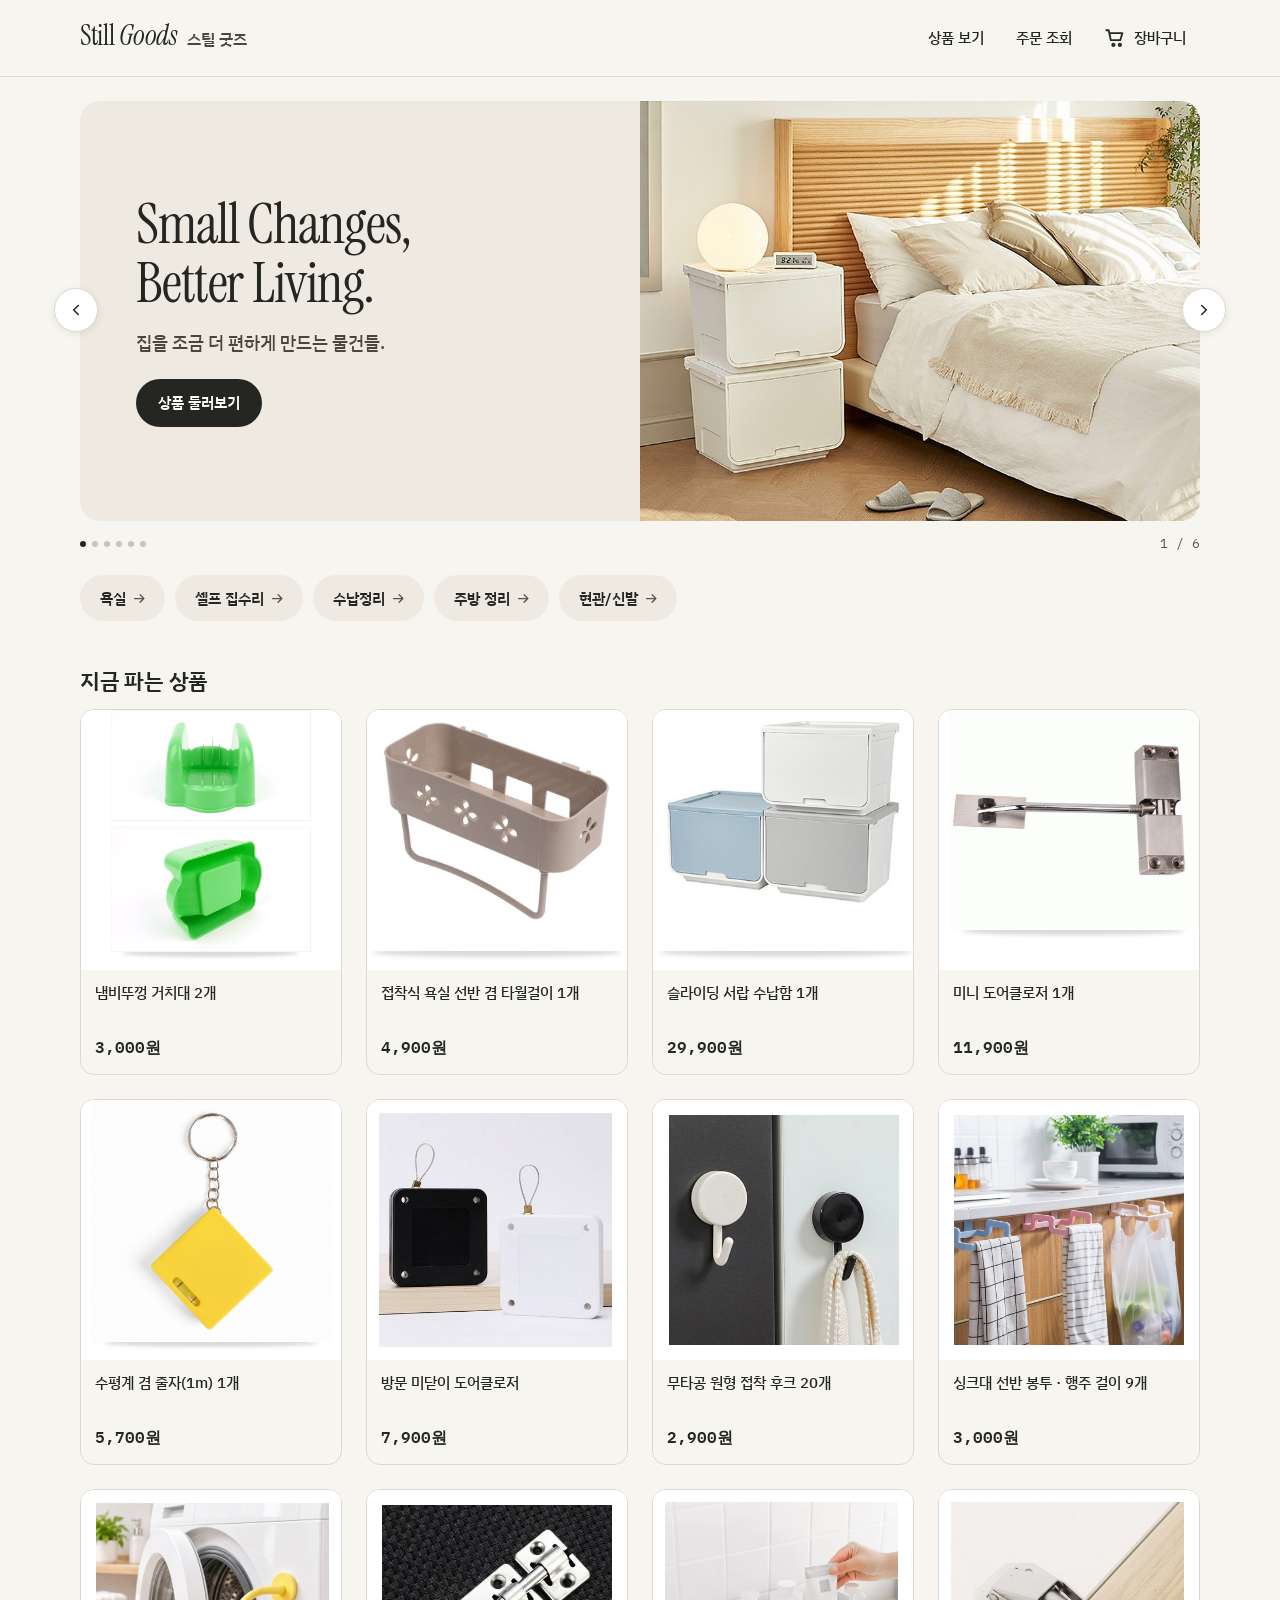
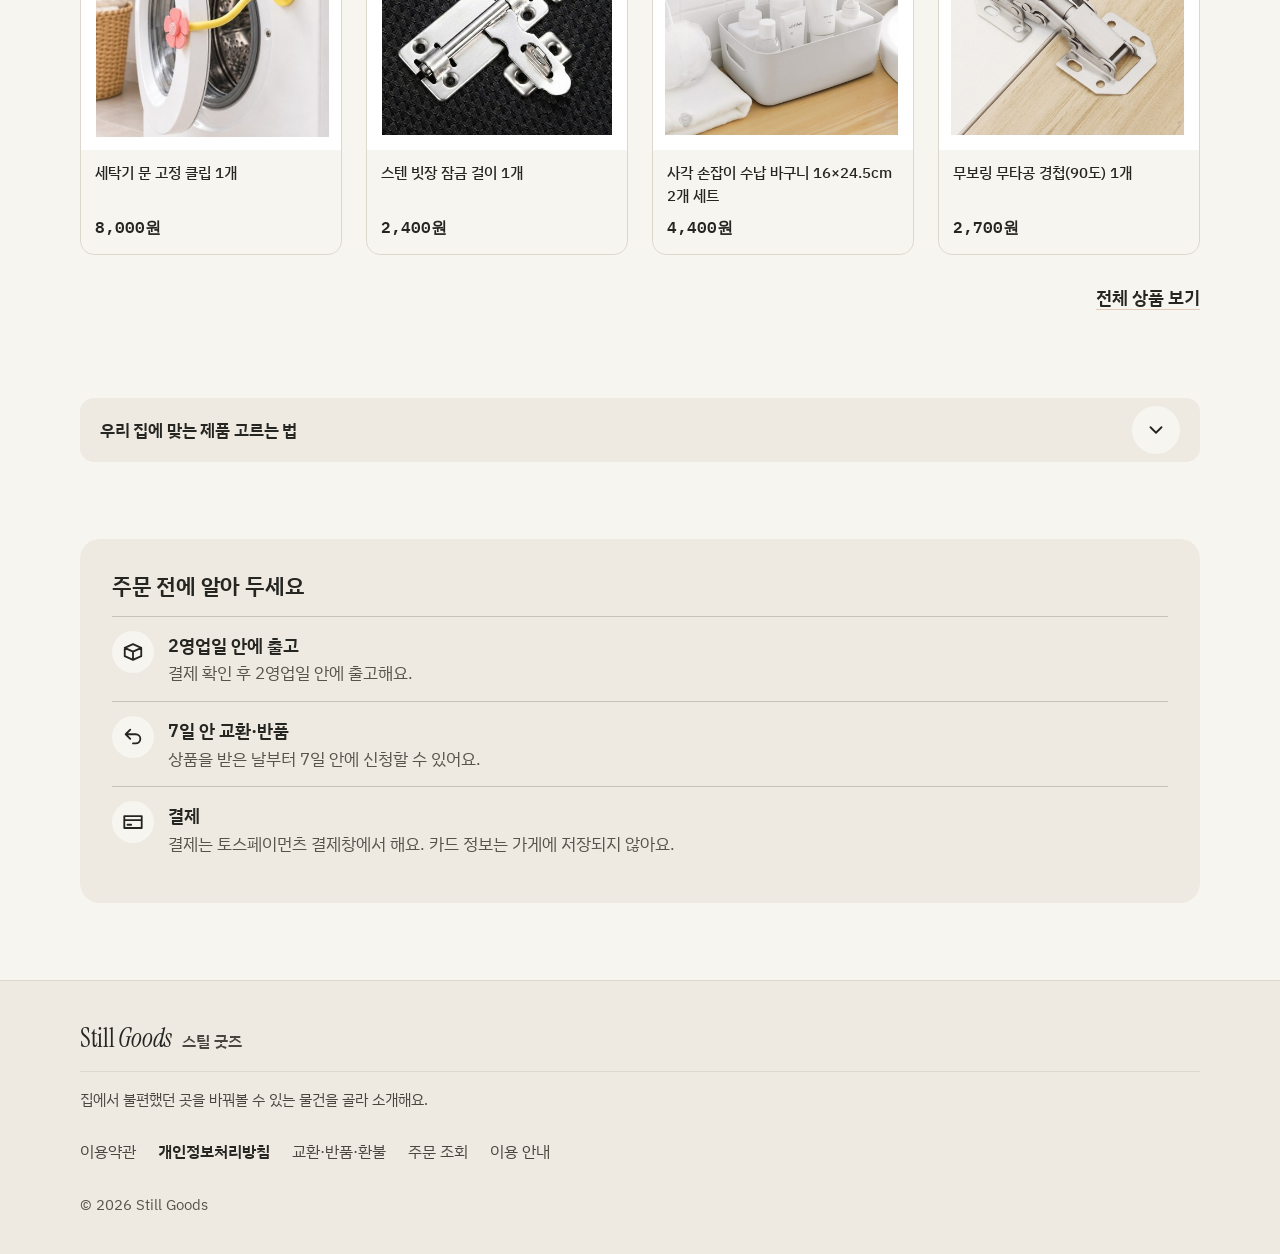
<file: index.html>
<!doctype html>
<html lang="ko">
<head>
<meta charset="utf-8">
<meta name="viewport" content="width=device-width, initial-scale=1, viewport-fit=cover">
<title>Still Goods 스틸 굿즈 — 집을 조금 더 편하게 바꾸는 물건</title>
<meta name="description" content="집에서 불편했던 곳을 바꿔볼 수 있는 물건을 골라 소개해요.">
<meta name="theme-color" content="#ffffff">
<link rel="icon" href="assets/icon.svg" type="image/svg+xml">
<!-- 홈(4판) — 첫인상(영문 · 한글 한 줄 · 상품 사진 셋) → 분야(사진 칸) → 지금 파는 상품 → 문제 → 해결 → 고르는 법(접힌 카드 · data/guides.json) → 주문 전에 알아 두세요 → 문의(config.json contact) -->
<link rel="preconnect" href="https://fonts.googleapis.com">
<link rel="preconnect" href="https://fonts.gstatic.com" crossorigin>
<link rel="stylesheet" href="https://fonts.googleapis.com/css2?family=Instrument+Serif:ital@0;1&family=IBM+Plex+Mono:wght@400;500;600&family=IBM+Plex+Sans+KR:wght@400;500;600;700&display=swap">
<link rel="stylesheet" href="assets/style.css">
<link rel="stylesheet" href="assets/shop.css">
</head>
<body data-page="home">

<header class="hd">
  <div class="wrap hd-row">
    <a class="wm" href="index.html" aria-label="Still Goods 스틸 굿즈 처음으로" data-copy-aria="brand.home_aria"><span class="wm-en">Still <i>Goods</i></span><span class="wm-ko" data-copy="brand.name_ko">스틸 굿즈</span></a>
    <nav class="nav" aria-label="가게 메뉴" data-copy-aria="nav.aria" data-shop><a class="nav-wide" href="shop.html" data-nav="shop" data-copy="nav.shop">상품 보기</a><a class="nav-wide" href="order.html" data-nav="order" data-copy="nav.order">주문 조회</a><a class="nav-cart" href="cart.html" data-nav="cart"><span data-icon="cart"></span><span class="nav-cart-t" data-copy="nav.cart">장바구니</span><span class="cnt" data-cart-count></span></a><button class="nav-menu" type="button" aria-expanded="false" aria-controls="navPanel" aria-label="메뉴" data-copy-aria="nav.menu" data-menu><span data-icon="menu"></span><span data-copy="nav.menu">메뉴</span></button></nav>
  </div>
  <div class="nav-panel" id="navPanel" data-shop hidden>
    <div class="wrap"><a href="shop.html" data-copy="nav.shop">상품 보기</a><a href="order.html" data-copy="nav.order">주문 조회</a><a href="#ask" data-contact hidden data-copy="nav.inquiry">문의하기</a></div>
  </div>
</header>

<main id="top">
  <!-- 첫인상 — 영문 한 줄 · 한글 한 줄 · 단추. config.json hero_photo(예: assets/hero.jpg, 진짜 장면 사진 4:3)가 있으면 글 오른쪽(폰은 아래)에 사진 한 장(app.js — 비면 숨김 · 요청 0). 폰용 hero_photo_mobile 은 선택 -->
  <section class="hero" id="hero" aria-labelledby="heroH">
    <div class="wrap hero-row">
      <div class="hero-t">
        <p class="hero-en" lang="en" data-copy="home.hero_en">Small Changes, Better Living.</p>
        <h1 class="hero-ko" id="heroH" data-copy="home.hero_ko">집을 조금 더 편하게 만드는 물건들.</h1>
        <a class="btn small hero-go" href="shop.html" data-shop data-copy="home.hero_cta">상품 둘러보기</a>
      </div>
      <div class="hero-photo" id="heroPhoto" hidden></div>
    </div>
    <!-- 배너(5판 7차 폰 · 8차 컴퓨터) — app.js 가 채운다: 첫 장 첫 화면 사진 + 슬로건 + 단추, 다음 장 분야 장면 사진 + 문장. 폰은 사진 안에 글, 컴퓨터는 글 왼쪽 · 사진 오른쪽. 있으면 위 hero-row 는 숨김 -->
    <div class="wrap slides" id="heroSlides" hidden></div>
  </section>

  <!-- 분야 칩 줄 — data/products.json 의 분야 값(상품이 있는 분야만) 이름 → 목록. 폰은 가로로 넘김 · 컴퓨터는 줄바꿈(5판 8차 2026-10-31). 사진 · 문장은 위 배너 -->
  <section class="sec" id="catsSec" aria-label="분야" data-copy-aria="filter.aria" data-shop>
    <div class="wrap">
      <ul class="cats" id="cats"></ul>
    </div>
  </section>

  <section class="sec" id="picks" aria-labelledby="picksH">
    <div class="wrap">
      <div class="sec-head">
        <div><h2 class="h2" id="picksH" data-copy="home.grid_title">지금 파는 상품</h2><p class="sub" id="gridSub" data-copy="home.grid_sub" hidden>모두 배송비가 포함된 가격이에요.</p></div>
      </div>
      <ul class="grid" id="grid"></ul>
      <p class="grid-more"><a class="textlink" href="shop.html" data-shop data-copy="home.all">전체 상품 보기</a></p>
    </div>
  </section>

  <!-- 문제 → 해결 — copy.ko.js 의 home.problem.<분야> 문장이 있고 그 분야 상품이 있을 때만 카드(없으면 절째 숨김). 5판 6차: 문장이 위 분야 카드에 들어간 분야는 빼므로 보통 숨김 -->
  <section class="sec" id="problems" hidden>
    <div class="wrap">
      <ul class="probs" id="probList"></ul>
    </div>
  </section>

  <!-- 고르는 법 — 한 줄 카드(닫힘 기본) → 열면 data/guides.json 의 분야 탭 · 세 단계 · 주의 · 그 분야 상품 보기(없으면 숨김) -->
  <section class="sec" id="guide" aria-labelledby="guideH" hidden>
    <div class="wrap">
      <details class="guide-card">
        <summary><h2 class="guide-card-t" id="guideH" data-copy="home.guide_card">우리 집에 맞는 제품 고르는 법</h2><span class="guide-card-ic" data-icon="chev"></span></summary>
        <div class="guide-body">
          <div class="filters guide-tabs" id="guideTabs" role="group" aria-label="분야 고르기" data-copy-aria="guide.tabs_aria"></div>
          <ol class="guide-steps" id="guideSteps"></ol>
          <div class="cautions" id="guideCautions" hidden>
            <h3 data-copy="guide.cautions_title">고를 때 이런 점도 봐 주세요</h3>
            <ul id="guideCautionList"></ul>
          </div>
          <a class="textlink" id="guideGo" href="shop.html" data-shop hidden></a>
        </div>
      </details>
    </div>
  </section>

  <section class="sec" id="promise" aria-labelledby="promiseH">
    <div class="wrap">
      <div class="promise">
        <h2 class="h2" id="promiseH" data-copy="promise.title">주문 전에 알아 두세요</h2>
        <ul class="three">
          <li id="trustShip" hidden><span class="three-ic" data-icon="truck"></span><div><b data-copy="home.trust_1.title">배송비 포함</b><span data-copy="home.trust_1.desc">상품 가격에 배송비가 포함되어 있어요.</span></div></li>
          <li id="trustFree" hidden><span class="three-ic" data-icon="truck"></span><div><b data-copy="home.ship_free.title">배송비 안내</b><span data-copy="home.ship_free.desc">같은 공급사 상품 합계 2만 원부터 무료배송이에요.</span></div></li>
          <li><span class="three-ic" data-icon="box"></span><div><b data-copy="home.trust_2.title">2영업일 안에 출고</b><span data-copy="home.trust_2.desc">결제 확인 후 2영업일 안에 출고해요.</span></div></li>
          <li><span class="three-ic" data-icon="back"></span><div><b data-copy="home.trust_3.title">7일 안 교환·반품</b><span data-copy="home.trust_3.desc">상품을 받은 날부터 7일 안에 신청할 수 있어요.</span></div></li>
          <li><span class="three-ic" data-icon="card"></span><div><b data-copy="three.pay">결제</b><span data-copy="checkout.real_note">결제는 토스페이먼츠 결제창에서 해요. 카드 정보는 가게에 저장되지 않아요.</span></div></li>
        </ul>
      </div>
    </div>
  </section>

  <div class="wrap">
    <section class="sec" id="ask" aria-labelledby="askH" hidden>
      <div class="ask"><span class="ask-ic" data-icon="chat"></span><div class="ask-t"><b id="askH" data-copy="ask.title">궁금한 점이 있으세요?</b><p data-copy="ask.body">편한 방법으로 물어보세요. 확인하고 답해 드려요.</p><p class="note" id="askHours" hidden></p></div><div class="ask-btns" id="askBtns"></div></div>
    </section>
  </div>

  <!-- 다른 곳에서도 — config.json 에 장터 주소(https)가 있을 때만 -->
  <section class="sec stores" id="stores" aria-labelledby="storesH" hidden>
    <div class="wrap">
      <div class="sec-head"><div><h2 class="h2" id="storesH" data-copy="home.stores_title">다른 곳에서도</h2><p class="sub" data-copy="home.stores_sub">같은 상품을 장터에서도 팔아요.</p></div></div>
      <div class="btns">
        <a class="btn ghost go is-off" id="goCoupang" href="#" aria-disabled="true" hidden><span data-copy="home.store_coupang">쿠팡</span><span data-icon="arrow"></span></a>
        <a class="btn ghost go is-off" id="goNaver" href="#" aria-disabled="true" hidden><span data-copy="home.store_naver">네이버 스마트스토어</span><span data-icon="arrow"></span></a>
      </div>
    </div>
  </section>
</main>

<footer class="ft">
  <div class="wrap">
    <div class="ft-top"><a class="wm" href="index.html"><span class="wm-en">Still <i>Goods</i></span><span class="wm-ko" data-copy="brand.name_ko">스틸 굿즈</span></a></div>
    <p class="ft-about" data-copy="footer.about">집에서 불편했던 곳을 바꿔볼 수 있는 물건을 골라 소개해요.</p>
    <nav class="ft-links" aria-label="약관과 안내" data-copy-aria="footer.links_aria" data-shop><a href="policy/terms.html" data-copy="footer.terms">이용약관</a><a href="policy/privacy.html"><b data-copy="footer.privacy">개인정보처리방침</b></a><a href="policy/refund.html" data-copy="footer.refund">교환·반품·환불</a><a href="order.html" data-copy="nav.order">주문 조회</a><a href="#ask" data-contact hidden data-copy="nav.inquiry">문의하기</a><a href="LICENSES.md" data-copy="footer.info_link">이용 안내</a></nav>
    <dl class="biz" id="biz" hidden></dl>
    <p class="copy" data-copy="footer.copyright">© 2026 Still Goods</p>
  </div>
</footer>

<script src="assets/copy.ko.js"></script>
<script src="assets/ui.js"></script>
<script src="assets/app.js"></script>
</body>
</html>
</file>
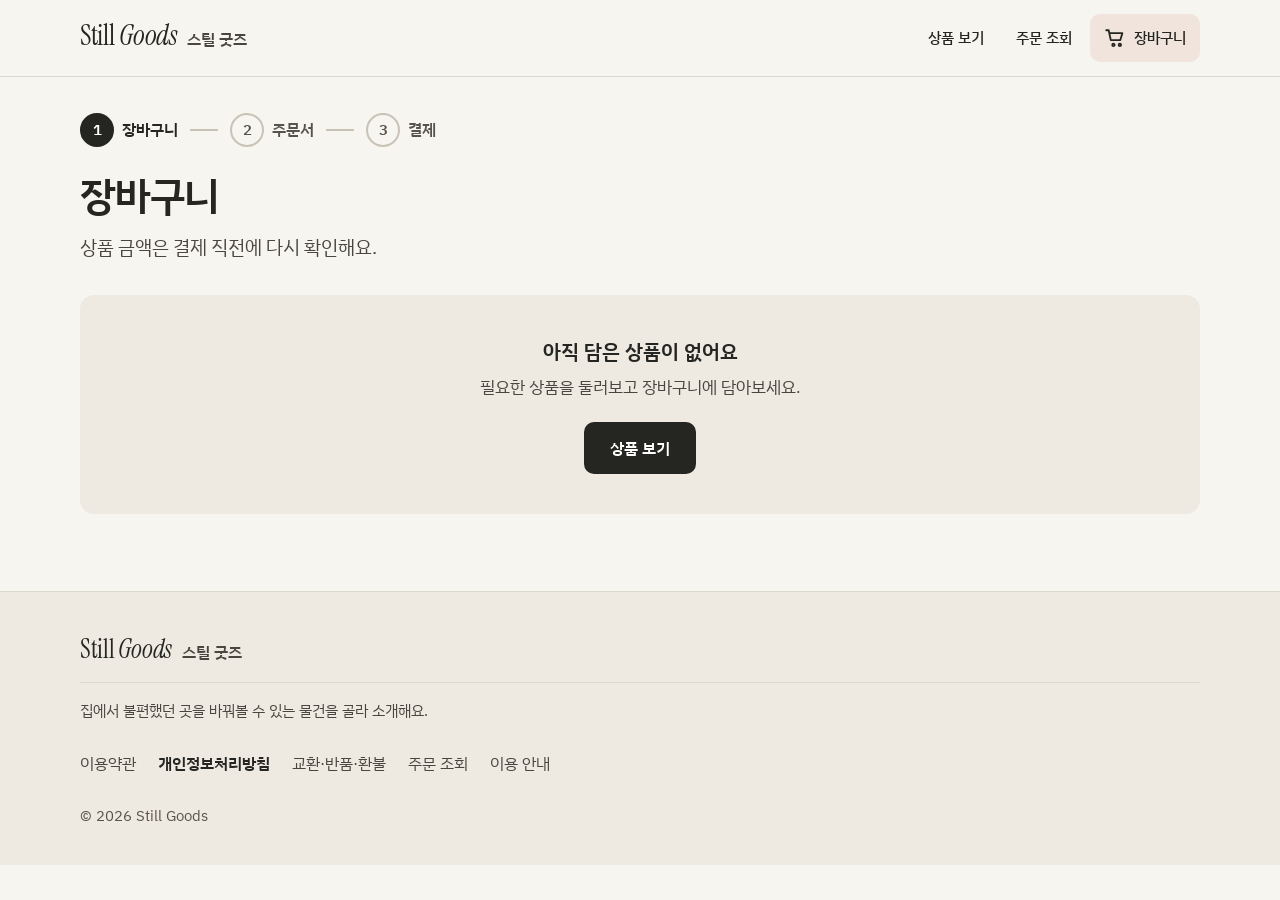
<file: cart.html>
<!doctype html>
<html lang="ko">
<head>
<meta charset="utf-8">
<meta name="viewport" content="width=device-width, initial-scale=1, viewport-fit=cover">
<title>장바구니 — Still Goods 스틸 굿즈</title>
<meta name="description" content="Still Goods 스틸 굿즈 장바구니.">
<meta name="theme-color" content="#ffffff">
<meta name="robots" content="noindex">
<link rel="icon" href="assets/icon.svg" type="image/svg+xml">
<!-- 가게 — 장바구니(이 브라우저의 localStorage sg.cart.v1). 금액은 예상이고, 결제 금액은 서버가 다시 계산한다. -->
<link rel="preconnect" href="https://fonts.googleapis.com">
<link rel="preconnect" href="https://fonts.gstatic.com" crossorigin>
<link rel="stylesheet" href="https://fonts.googleapis.com/css2?family=Instrument+Serif:ital@0;1&family=IBM+Plex+Mono:wght@400;500;600&family=IBM+Plex+Sans+KR:wght@400;500;600;700&display=swap">
<link rel="stylesheet" href="assets/style.css">
<link rel="stylesheet" href="assets/shop.css">
</head>
<body data-page="cart">

<header class="hd">
  <div class="wrap hd-row">
    <a class="wm" href="index.html" aria-label="Still Goods 스틸 굿즈 처음으로" data-copy-aria="brand.home_aria"><span class="wm-en">Still <i>Goods</i></span><span class="wm-ko" data-copy="brand.name_ko">스틸 굿즈</span></a>
    <nav class="nav" aria-label="가게 메뉴" data-copy-aria="nav.aria"><a class="nav-wide" href="shop.html" data-nav="shop" data-copy="nav.shop">상품 보기</a><a class="nav-wide" href="order.html" data-nav="order" data-copy="nav.order">주문 조회</a><a class="nav-cart" href="cart.html" data-nav="cart"><span data-icon="cart"></span><span class="nav-cart-t" data-copy="nav.cart">장바구니</span><span class="cnt" data-cart-count></span></a><button class="nav-menu" type="button" aria-expanded="false" aria-controls="navPanel" aria-label="메뉴" data-copy-aria="nav.menu" data-menu><span data-icon="menu"></span><span data-copy="nav.menu">메뉴</span></button></nav>
  </div>
  <div class="nav-panel" id="navPanel" hidden>
    <div class="wrap"><a href="shop.html" data-copy="nav.shop">상품 보기</a><a href="order.html" data-copy="nav.order">주문 조회</a><a href="index.html#ask" data-contact hidden data-copy="nav.inquiry">문의하기</a></div>
  </div>
</header>

<main class="page" id="top">
  <div class="wrap">
    <ol class="steps" aria-label="주문 단계" data-copy-aria="steps.aria"><li aria-current="step" data-copy="steps.cart">장바구니</li><li data-copy="steps.checkout">주문서</li><li data-copy="steps.pay">결제</li></ol>
    <div class="page-head rise">
      <h1 data-copy="cart.title">장바구니</h1>
      <p class="lede" data-copy="cart.note">상품 금액은 결제 직전에 다시 확인해요.</p>
    </div>
    <div class="empty" id="cartEmpty" hidden><p class="empty-t" data-copy="cart.empty_title">아직 담은 상품이 없어요</p><p data-copy="cart.empty_body">필요한 상품을 둘러보고 장바구니에 담아보세요.</p><a class="btn" href="shop.html" data-copy="cart.empty_cta">상품 보기</a></div>
    <div class="split" id="cartWrap">
      <div>
        <div class="lines-c" id="cartLines" aria-live="polite"></div>
        <p class="msg" id="cartMsg" role="status"></p>
      </div>
      <aside class="summary" aria-labelledby="sumH">
        <h2 id="sumH" data-copy="sum.title">합계</h2>
        <dl class="sum-rows" id="cartSum"></dl>
        <a class="btn wide" id="toCheckout" href="checkout.html"><span data-copy="cart.checkout">주문하기</span> <span class="arr" aria-hidden="true">→</span></a>
        <p class="note" id="cartSplit" data-copy="cart.split_note" hidden>상품마다 보내는 곳이 달라 따로 도착할 수 있어요.</p>
        <!-- 5판: 같은 곳에서 보내는 상품은 배송비가 한 번이라는 안내 — 문장은 copy-needed 4절(비면 숨김) -->
        <p class="note" data-slot hidden><span data-copy="cart.bundle_note">같은 공급사 상품은 배송비를 한 번만 내요.</span></p>
      </aside>
    </div>
  </div>
</main>

<footer class="ft">
  <div class="wrap">
    <div class="ft-top"><a class="wm" href="index.html"><span class="wm-en">Still <i>Goods</i></span><span class="wm-ko" data-copy="brand.name_ko">스틸 굿즈</span></a></div>
    <p class="ft-about" data-copy="footer.about">집에서 불편했던 곳을 바꿔볼 수 있는 물건을 골라 소개해요.</p>
    <nav class="ft-links" aria-label="약관과 안내" data-copy-aria="footer.links_aria"><a href="policy/terms.html" data-copy="footer.terms">이용약관</a><a href="policy/privacy.html"><b data-copy="footer.privacy">개인정보처리방침</b></a><a href="policy/refund.html" data-copy="footer.refund">교환·반품·환불</a><a href="order.html" data-copy="nav.order">주문 조회</a><a href="index.html#ask" data-contact hidden data-copy="nav.inquiry">문의하기</a><a href="LICENSES.md" data-copy="footer.info_link">이용 안내</a></nav>
    <dl class="biz" id="biz" hidden></dl>
    <p class="copy" data-copy="footer.copyright">© 2026 Still Goods</p>
  </div>
</footer>

<script src="assets/copy.ko.js"></script>
<script src="assets/ui.js"></script>
<script src="assets/shop.js"></script>
</body>
</html>
</file>
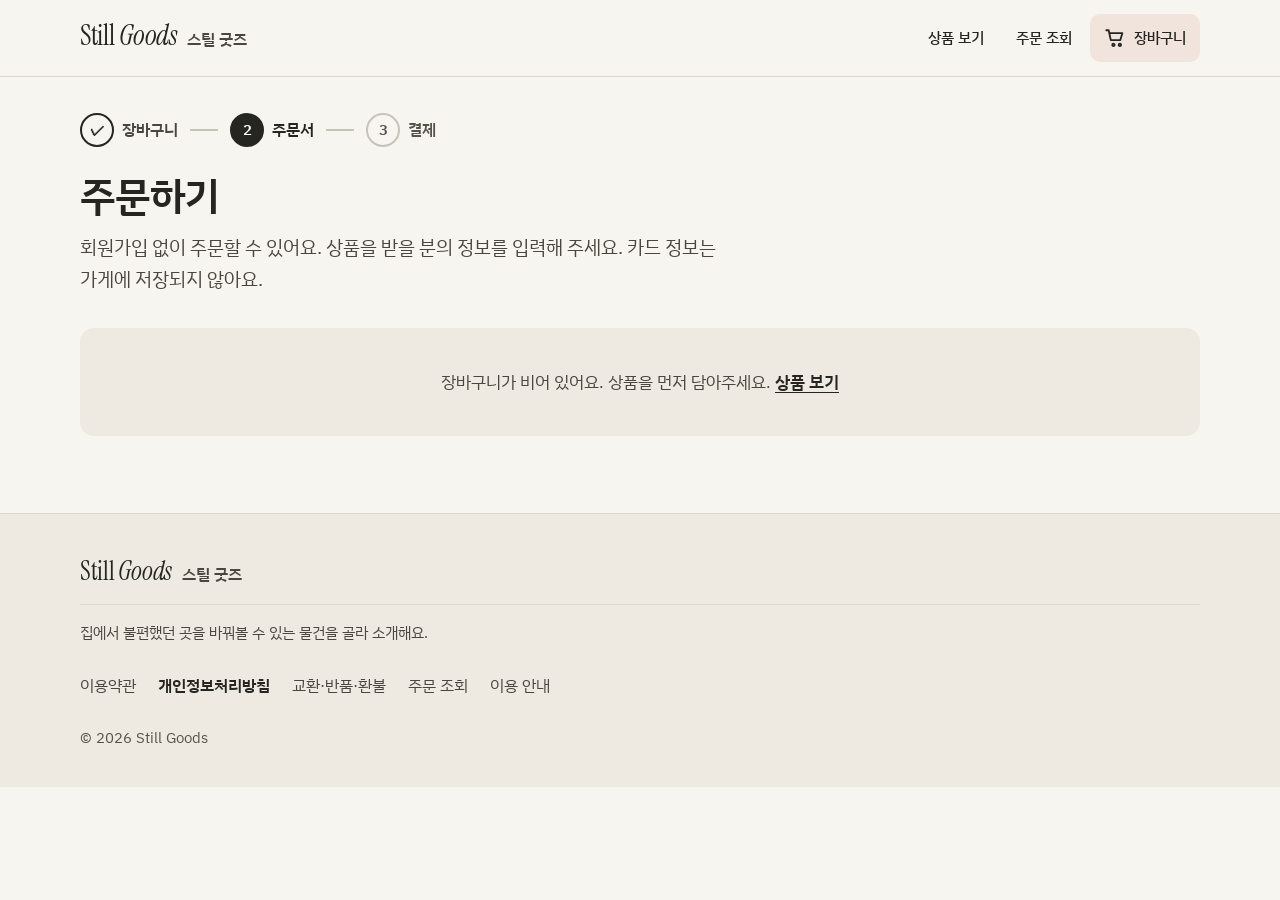
<file: checkout.html>
<!doctype html>
<html lang="ko">
<head>
<meta charset="utf-8">
<meta name="viewport" content="width=device-width, initial-scale=1, viewport-fit=cover">
<title>주문서 — Still Goods 스틸 굿즈</title>
<meta name="description" content="Still Goods 스틸 굿즈 주문서 — 회원 가입 없이 주문, 결제는 토스페이먼츠 결제창.">
<meta name="theme-color" content="#ffffff">
<meta name="robots" content="noindex">
<link rel="icon" href="assets/icon.svg" type="image/svg+xml">
<!-- 가게 — 주문서(받는 칸 다섯 · 동의 셋 · 결제창은 서버가 만든 주문으로만) -->
<link rel="preconnect" href="https://fonts.googleapis.com">
<link rel="preconnect" href="https://fonts.gstatic.com" crossorigin>
<link rel="stylesheet" href="https://fonts.googleapis.com/css2?family=Instrument+Serif:ital@0;1&family=IBM+Plex+Mono:wght@400;500;600&family=IBM+Plex+Sans+KR:wght@400;500;600;700&display=swap">
<link rel="stylesheet" href="assets/style.css">
<link rel="stylesheet" href="assets/shop.css">
</head>
<body data-page="checkout">

<header class="hd">
  <div class="wrap hd-row">
    <a class="wm" href="index.html" aria-label="Still Goods 스틸 굿즈 처음으로" data-copy-aria="brand.home_aria"><span class="wm-en">Still <i>Goods</i></span><span class="wm-ko" data-copy="brand.name_ko">스틸 굿즈</span></a>
    <nav class="nav" aria-label="가게 메뉴" data-copy-aria="nav.aria"><a class="nav-wide" href="shop.html" data-nav="shop" data-copy="nav.shop">상품 보기</a><a class="nav-wide" href="order.html" data-nav="order" data-copy="nav.order">주문 조회</a><a class="nav-cart" href="cart.html" data-nav="cart"><span data-icon="cart"></span><span class="nav-cart-t" data-copy="nav.cart">장바구니</span><span class="cnt" data-cart-count></span></a><button class="nav-menu" type="button" aria-expanded="false" aria-controls="navPanel" aria-label="메뉴" data-copy-aria="nav.menu" data-menu><span data-icon="menu"></span><span data-copy="nav.menu">메뉴</span></button></nav>
  </div>
  <div class="nav-panel" id="navPanel" hidden>
    <div class="wrap"><a href="shop.html" data-copy="nav.shop">상품 보기</a><a href="order.html" data-copy="nav.order">주문 조회</a><a href="index.html#ask" data-contact hidden data-copy="nav.inquiry">문의하기</a></div>
  </div>
</header>

<main class="page" id="top">
  <div class="wrap">
    <ol class="steps" aria-label="주문 단계" data-copy-aria="steps.aria"><li class="done" data-copy="steps.cart">장바구니</li><li aria-current="step" data-copy="steps.checkout">주문서</li><li data-copy="steps.pay">결제</li></ol>
    <div class="page-head rise">
      <h1 data-copy="checkout.title">주문하기</h1>
      <p class="lede" data-copy="checkout.sub">회원가입 없이 주문할 수 있어요. 상품을 받을 분의 정보를 입력해 주세요. 카드 정보는 가게에 저장되지 않아요.</p>
    </div>
    <div class="empty" id="coEmpty" hidden><span data-copy="checkout.cart_empty">장바구니가 비어 있어요. 상품을 먼저 담아주세요.</span> <a href="shop.html" data-copy="cart.empty_cta">상품 보기</a></div>

    <form class="split" id="orderForm" novalidate>
      <div class="form" id="coWrap">
        <fieldset class="fset">
          <legend data-copy="checkout.legend_buyer">받는 분 정보</legend>
          <div class="grid2">
            <div class="field"><label for="f-name"><span data-copy="name.label">받는 분</span><span class="req" data-copy="form.required">필수</span></label><input class="input" id="f-name" name="name" autocomplete="name" maxlength="30" required placeholder="이름을 입력해 주세요" data-copy-ph="name.placeholder" aria-describedby="e-name"><p class="ferr" id="e-name" hidden></p></div>
            <div class="field"><label for="f-phone"><span data-copy="phone.label">휴대폰 번호</span><span class="req" data-copy="form.required">필수</span></label><input class="input" id="f-phone" name="phone" type="tel" inputmode="numeric" autocomplete="tel" maxlength="13" placeholder="휴대폰 번호를 입력해 주세요" data-copy-ph="phone.placeholder" required aria-describedby="e-phone"><p class="ferr" id="e-phone" hidden></p></div>
          </div>
        </fieldset>

        <fieldset class="fset">
          <legend data-copy="checkout.legend_ship">배송지</legend>
          <div class="grid2">
            <div class="field"><label for="f-zip"><span data-copy="zip.label">우편번호</span><span class="req" data-copy="form.required">필수</span></label><div class="zip-row"><input class="input" id="f-zip" name="zip" inputmode="numeric" autocomplete="postal-code" maxlength="5" placeholder="우편번호를 입력해 주세요" data-copy-ph="zip.placeholder" required aria-describedby="h-zip e-zip"><button type="button" class="btn line zip-btn" id="zipFind" aria-controls="zipLayer" aria-expanded="false" data-copy="zip.find" hidden>주소 찾기</button></div><p class="hint" id="h-zip" data-copy="zip.hint">우편번호는 숫자 5자리예요.</p><p class="ferr" id="e-zip" hidden></p></div>
          </div>
          <p class="ferr" id="zipMsg" role="status" hidden></p>
          <!-- 주소 찾기 — '주소 찾기'를 누를 때만 카카오 우편번호 서비스를 받아 이 상자 안에 띄운다(다른 쪽 · 누르기 전에는 바깥 요청 0) -->
          <div class="postcode" id="zipLayer" hidden>
            <div class="postcode-hd"><b data-copy="zip.find">주소 찾기</b><button type="button" class="btn ghost" id="zipClose" data-copy="zip.close">닫기</button></div>
            <div class="postcode-body" id="zipWrap"></div>
          </div>
          <div class="field"><label for="f-addr1"><span data-copy="addr1.label">주소</span><span class="req" data-copy="form.required">필수</span></label><input class="input" id="f-addr1" name="addr1" autocomplete="address-line1" maxlength="100" required placeholder="주소를 입력해 주세요" data-copy-ph="addr1.placeholder" aria-describedby="e-addr1"><p class="ferr" id="e-addr1" hidden></p></div>
          <div class="field"><label for="f-addr2" data-copy="addr2.label">상세 주소</label><input class="input" id="f-addr2" name="addr2" autocomplete="address-line2" maxlength="100" placeholder="상세 주소를 입력해 주세요" data-copy-ph="addr2.placeholder" aria-describedby="e-addr2"><p class="ferr" id="e-addr2" hidden></p></div>
          <div class="field"><label for="f-memo" data-copy="memo.label">배송 요청사항</label><input class="input" id="f-memo" name="memo" autocomplete="off" maxlength="100" placeholder="배송 시 요청할 내용을 적어주세요" data-copy-ph="memo.placeholder" aria-describedby="e-memo"><p class="ferr" id="e-memo" hidden></p></div>
        </fieldset>

        <fieldset class="fset">
          <legend data-copy="checkout.legend_agree">동의</legend>
          <div class="agree">
            <label class="ck all"><input type="checkbox" id="agreeAll"><span class="grow" data-copy="agree.all">전체 동의하기</span></label>
            <label class="ck"><input type="checkbox" name="terms" data-agree><span class="grow"><span data-copy="agree.terms">이용약관에 동의해요</span><span class="req" data-copy="form.required">필수</span></span><a href="policy/terms.html" target="_blank" rel="noopener" data-copy="agree.view">보기</a></label>
            <label class="ck"><input type="checkbox" name="privacy" data-agree><span class="grow"><span data-copy="agree.privacy">개인정보 수집·이용에 동의해요</span><span class="req" data-copy="form.required">필수</span></span><a href="policy/privacy.html" target="_blank" rel="noopener" data-copy="agree.view">보기</a></label>
            <details class="consent">
              <summary data-copy="agree.detail">수집·이용 내용</summary>
              <table class="tbl">
                <tbody>
                  <tr><th>목적</th><td>주문 접수 · 결제 확인 · 배송 · 주문 조회 · 취소 · 반품 · 교환 처리 · 문의 응대</td></tr>
                  <tr><th>항목</th><td>이름 · 휴대폰 번호 · 우편번호 · 주소(기본 · 상세) · 배송 요청</td></tr>
                  <tr><th>보유 기간</th><td>결제하지 않은 주문은 24시간 뒤 자동으로 지웁니다. 결제된 주문은 법령이 정한 거래 기록 보존 기간 동안 보존한 뒤 지웁니다(기간 <span class="todo">확인 필요</span>).</td></tr>
                  <tr><th>배송을 위해 넘기는 곳</th><td>상품을 보내는 협력 배송처 — 이름 · 휴대폰 번호 · 주소 · 배송 요청(제3자 제공 · 처리 위탁 구분 <span class="todo">확인 필요</span>)</td></tr>
                  <tr><th>동의하지 않을 권리</th><td>동의하지 않을 수 있습니다. 그 경우 주문할 수 없습니다.</td></tr>
                </tbody>
              </table>
            </details>
            <label class="ck"><input type="checkbox" name="payment" data-agree><span class="grow"><span data-copy="agree.payment">결제 및 주문 진행에 동의해요</span><span class="req" data-copy="form.required">필수</span></span><a href="policy/refund.html" target="_blank" rel="noopener" data-copy="agree.refund_link">환불 규정</a></label>
            <!-- 배송을 위한 공급사 제공 동의 — 개인정보 보호법 제17조 2항 다섯 가지(받는 자 · 목적 · 항목 · 보유 기간 · 거부할 권리). 문구는 통합본 2판 · 자문 뒤(빈 키라 숨김). 보이면 체크해야 결제로 간다 -->
            <div class="supplier-consent" data-slot hidden>
              <label class="ck"><input type="checkbox" name="supplier" data-agree-slot><span class="grow"><span data-copy="agree.supplier"></span><span class="req" data-copy="form.required">필수</span></span></label>
              <details class="consent">
                <summary data-copy="agree.supplier_detail"></summary>
                <table class="tbl">
                  <tbody>
                    <tr><th>받는 자</th><td data-copy="agree.supplier_to"></td></tr>
                    <tr><th>목적</th><td data-copy="agree.supplier_purpose"></td></tr>
                    <tr><th>항목</th><td data-copy="agree.supplier_items"></td></tr>
                    <tr><th>보유 기간</th><td data-copy="agree.supplier_period"></td></tr>
                    <tr><th>거부할 권리</th><td data-copy="agree.supplier_refuse"></td></tr>
                  </tbody>
                </table>
              </details>
            </div>
          </div>
        </fieldset>
      </div>

      <aside class="summary" aria-labelledby="coSumH">
        <h2 id="coSumH" data-copy="checkout.sum_title">주문 요약</h2>
        <ul class="mini" id="coMini"></ul>
        <dl class="sum-rows" id="coSum"></dl>
        <p class="note split-note" id="coSplit" data-copy="cart.split_note" hidden>상품마다 보내는 곳이 달라 따로 도착할 수 있어요.</p>
        <button type="submit" class="btn wide" id="payBtn" disabled data-copy="checkout.pay_preparing">결제 준비 중</button>
        <p class="msg" id="payMsg" role="status" aria-live="polite"></p>
        <p class="note" id="modeNote"></p>
      </aside>
    </form>
  </div>
</main>

<footer class="ft">
  <div class="wrap">
    <div class="ft-top"><a class="wm" href="index.html"><span class="wm-en">Still <i>Goods</i></span><span class="wm-ko" data-copy="brand.name_ko">스틸 굿즈</span></a></div>
    <p class="ft-about" data-copy="footer.about">집에서 불편했던 곳을 바꿔볼 수 있는 물건을 골라 소개해요.</p>
    <nav class="ft-links" aria-label="약관과 안내" data-copy-aria="footer.links_aria"><a href="policy/terms.html" data-copy="footer.terms">이용약관</a><a href="policy/privacy.html"><b data-copy="footer.privacy">개인정보처리방침</b></a><a href="policy/refund.html" data-copy="footer.refund">교환·반품·환불</a><a href="order.html" data-copy="nav.order">주문 조회</a><a href="index.html#ask" data-contact hidden data-copy="nav.inquiry">문의하기</a><a href="LICENSES.md" data-copy="footer.info_link">이용 안내</a></nav>
    <dl class="biz" id="biz" hidden></dl>
    <p class="copy" data-copy="footer.copyright">© 2026 Still Goods</p>
  </div>
</footer>

<script src="assets/copy.ko.js"></script>
<script src="assets/ui.js"></script>
<script src="assets/shop.js"></script>
</body>
</html>
</file>
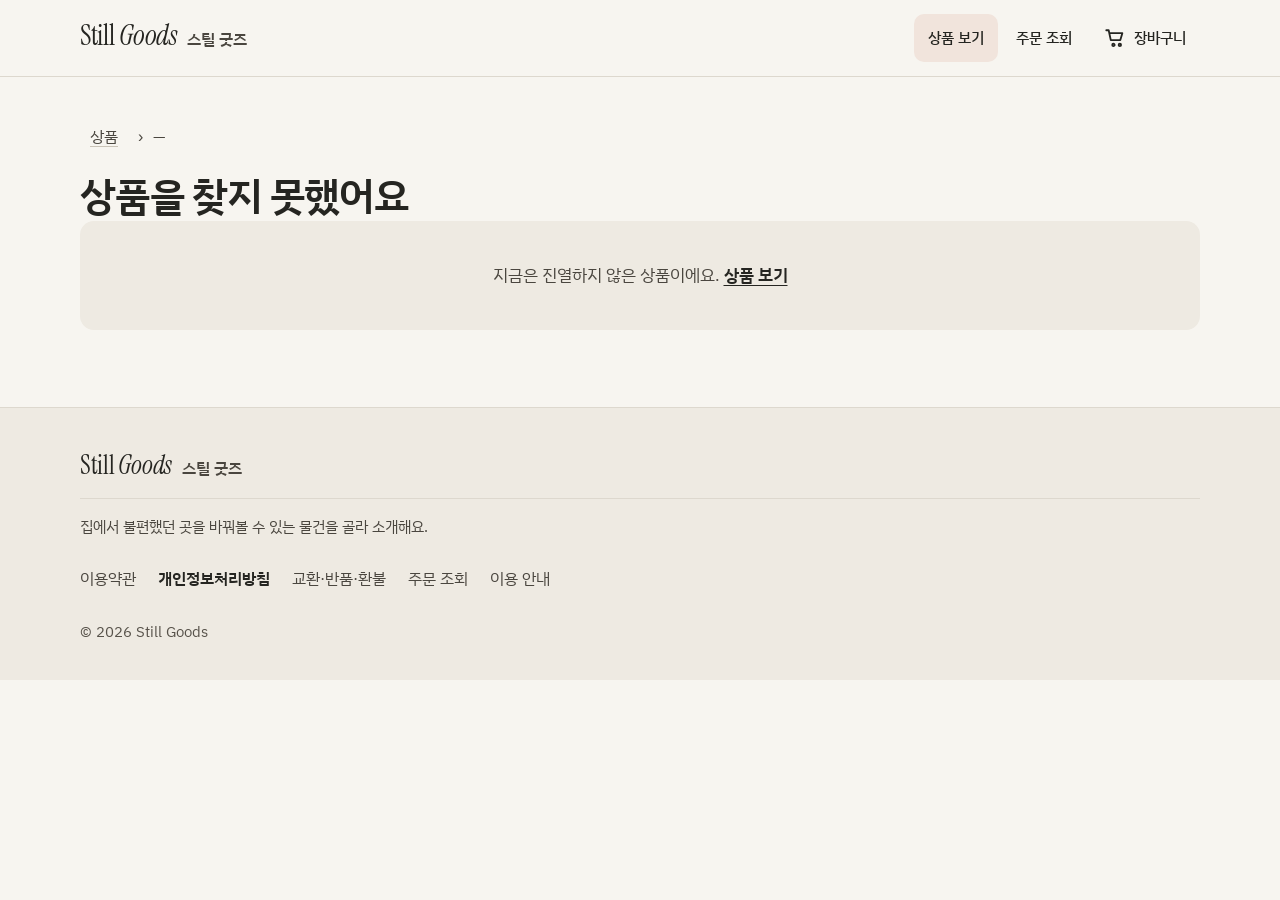
<file: item.html>
<!doctype html>
<html lang="ko">
<head>
<meta charset="utf-8">
<meta name="viewport" content="width=device-width, initial-scale=1, viewport-fit=cover">
<title>상품 — Still Goods 스틸 굿즈</title>
<meta name="description" content="Still Goods 스틸 굿즈 상품 상세 — 사진 · 옵션 · 배송과 교환 · 반품 · 상품 정보 제공 고시.">
<meta name="theme-color" content="#ffffff">
<meta name="robots" content="noindex">
<link rel="icon" href="assets/icon.svg" type="image/svg+xml">
<!-- 가게 — 상품 상세(사진 → 이름 → 값 → 담기 → 세 줄 → 맞아요/안 맞아요 → 설명 · 고시 · 폰 아래 고정 띠) -->
<link rel="preconnect" href="https://fonts.googleapis.com">
<link rel="preconnect" href="https://fonts.gstatic.com" crossorigin>
<link rel="stylesheet" href="https://fonts.googleapis.com/css2?family=Instrument+Serif:ital@0;1&family=IBM+Plex+Mono:wght@400;500;600&family=IBM+Plex+Sans+KR:wght@400;500;600;700&display=swap">
<link rel="stylesheet" href="assets/style.css">
<link rel="stylesheet" href="assets/shop.css">
</head>
<body data-page="item">

<header class="hd">
  <div class="wrap hd-row">
    <a class="wm" href="index.html" aria-label="Still Goods 스틸 굿즈 처음으로" data-copy-aria="brand.home_aria"><span class="wm-en">Still <i>Goods</i></span><span class="wm-ko" data-copy="brand.name_ko">스틸 굿즈</span></a>
    <nav class="nav" aria-label="가게 메뉴" data-copy-aria="nav.aria"><a class="nav-wide" href="shop.html" data-nav="shop" data-copy="nav.shop">상품 보기</a><a class="nav-wide" href="order.html" data-nav="order" data-copy="nav.order">주문 조회</a><a class="nav-cart" href="cart.html" data-nav="cart"><span data-icon="cart"></span><span class="nav-cart-t" data-copy="nav.cart">장바구니</span><span class="cnt" data-cart-count></span></a><button class="nav-menu" type="button" aria-expanded="false" aria-controls="navPanel" aria-label="메뉴" data-copy-aria="nav.menu" data-menu><span data-icon="menu"></span><span data-copy="nav.menu">메뉴</span></button></nav>
  </div>
  <div class="nav-panel" id="navPanel" hidden>
    <div class="wrap"><a href="shop.html" data-copy="nav.shop">상품 보기</a><a href="order.html" data-copy="nav.order">주문 조회</a><a href="index.html#ask" data-contact hidden data-copy="nav.inquiry">문의하기</a></div>
  </div>
</header>

<main class="page" id="top">
  <div class="wrap">
    <nav class="crumb" aria-label="위치" data-copy-aria="crumb.aria"><a href="shop.html" data-copy="crumb.shop">상품</a><span aria-hidden="true">›</span><span id="crumbNiche">—</span></nav>
    <p class="example-note" id="exNote" hidden></p>
    <div class="item" id="itemMain">
      <!-- 사진 칸 + 실측 한 줄(데이터 measure 가 있을 때만)을 한 칸에 — 실측 줄이 격자의 둘째 칸을 차지해 값 · 단추가 아래로 밀리던 것(오너 2026-10-30 "상세 배치가 제각각") 고침 -->
      <div class="gallery-col">
        <div class="gallery" id="gallery"><div class="pic"></div></div>
        <p class="measure" id="itemMeasure" hidden></p>
      </div>
      <div class="buybox">
        <h1 id="itemName" data-copy="item.loading">불러오는 중이에요</h1>
        <div class="price-row"><span class="bigprice" id="itemPrice"></span><span class="chip-ok" id="itemFree" data-copy="badge.free_ship" aria-label="배송비는 상품 가격에 포함되어 있어요." data-copy-aria="item.ship_1" hidden>배송비 포함</span><span class="ship-fee" id="itemShip" hidden></span></div>
        <p class="unit" id="itemUnit" hidden></p>
        <div class="tags" id="itemTag"></div>
        <div class="field" id="optField" hidden>
          <label for="opt" data-copy="item.option_label">옵션</label>
          <select class="select" id="opt"></select>
        </div>
        <div class="field">
          <span class="lab" id="qtyLab" data-copy="item.qty">수량</span>
          <div class="buy">
            <div class="line">
              <div class="qty" role="group" aria-labelledby="qtyLab"><button type="button" id="qtyMinus" aria-label="하나 줄이기" data-copy-aria="qty.minus">−</button><output id="qtyV">1</output><button type="button" id="qtyPlus" aria-label="하나 늘리기" data-copy-aria="qty.plus">+</button></div>
              <span class="sum" id="itemSum"></span>
            </div>
            <button type="button" class="btn wide big" id="addCart" disabled data-copy="item.add">장바구니 담기</button>
            <p class="msg" id="addMsg" role="status" aria-live="polite"></p>
          </div>
        </div>
        <!-- 구성 — 세트(data unit.parts 둘 이상)일 때만, 없으면 숨김 -->
        <section class="parts" id="itemParts" aria-labelledby="partsH" hidden>
          <h2 id="partsH" data-copy="parts.title">구성</h2>
          <ul class="parts-list" id="partsList"></ul>
          <p class="parts-market" id="partsMarket" hidden></p>
        </section>
        <!-- 사기 단추 바로 아래 — 배송 · 반품 · 결제 세 줄 -->
        <ul class="three" id="itemThree"></ul>
        <!-- 함께 담기(5판) — 같은 공급사 · 묶음배송 낱개(data together, 최대 3). 없으면 숨김. 설명 문장은 copy-needed 4절(비면 숨김) -->
        <section class="together" id="together" aria-labelledby="togetherH" hidden>
          <h2 id="togetherH" data-copy="item.together">함께 담기</h2>
          <p class="note" data-slot hidden><span data-copy="item.together_note">함께 쓰는 제품을 모았어요. 배송비는 한 번이에요.</span></p>
          <ul class="tg-list" id="togetherList"></ul>
        </section>
      </div>
    </div>

    <div class="narrow-col">
      <!-- 맞아요 · 안 맞아요 — data/guides.json 의 products 에 있을 때만 -->
      <section class="fitbox" id="fitSec" aria-labelledby="fitH" hidden>
        <h2 class="h2" id="fitH" data-copy="fit.title">맞는 곳인지 확인해요</h2>
        <div class="fit-cols">
          <div class="fit-col yes"><b data-copy="fit.yes">이런 곳에 맞아요</b><ul id="fitYes"></ul></div>
          <div class="fit-col no"><b data-copy="fit.no">이런 곳엔 안 맞아요</b><ul id="fitNo"></ul></div>
        </div>
      </section>

      <section class="detail" id="detailSec" aria-labelledby="detailH" hidden>
        <h2 class="h2" id="detailH" data-copy="item.detail_title">상품 설명</h2>
        <div class="detail-body" id="detailBody"></div>
      </section>
      <section class="detail" id="gosiSec" aria-label="상품정보 안내" data-copy-aria="item.gosi_title" hidden>
        <details class="fold"><summary data-copy="item.gosi_title">상품정보 안내</summary><div id="gosiBox"></div></details>
      </section>

    <section class="sec" id="ask" aria-labelledby="askH" hidden>
      <div class="ask"><span class="ask-ic" data-icon="chat"></span><div class="ask-t"><b id="askH" data-copy="ask.title">궁금한 점이 있으세요?</b><p data-copy="ask.body">편한 방법으로 물어보세요. 확인하고 답해 드려요.</p><p class="note" id="askHours" hidden></p></div><div class="ask-btns" id="askBtns"></div></div>
    </section>
    </div>
  </div>
</main>

<footer class="ft">
  <div class="wrap">
    <div class="ft-top"><a class="wm" href="index.html"><span class="wm-en">Still <i>Goods</i></span><span class="wm-ko" data-copy="brand.name_ko">스틸 굿즈</span></a></div>
    <p class="ft-about" data-copy="footer.about">집에서 불편했던 곳을 바꿔볼 수 있는 물건을 골라 소개해요.</p>
    <nav class="ft-links" aria-label="약관과 안내" data-copy-aria="footer.links_aria"><a href="policy/terms.html" data-copy="footer.terms">이용약관</a><a href="policy/privacy.html"><b data-copy="footer.privacy">개인정보처리방침</b></a><a href="policy/refund.html" data-copy="footer.refund">교환·반품·환불</a><a href="order.html" data-copy="nav.order">주문 조회</a><a href="#ask" data-contact hidden data-copy="nav.inquiry">문의하기</a><a href="LICENSES.md" data-copy="footer.info_link">이용 안내</a></nav>
    <dl class="biz" id="biz" hidden></dl>
    <p class="copy" data-copy="footer.copyright">© 2026 Still Goods</p>
  </div>
</footer>

<script src="assets/copy.ko.js"></script>
<script src="assets/ui.js"></script>
<script src="assets/shop.js"></script>
</body>
</html>
</file>
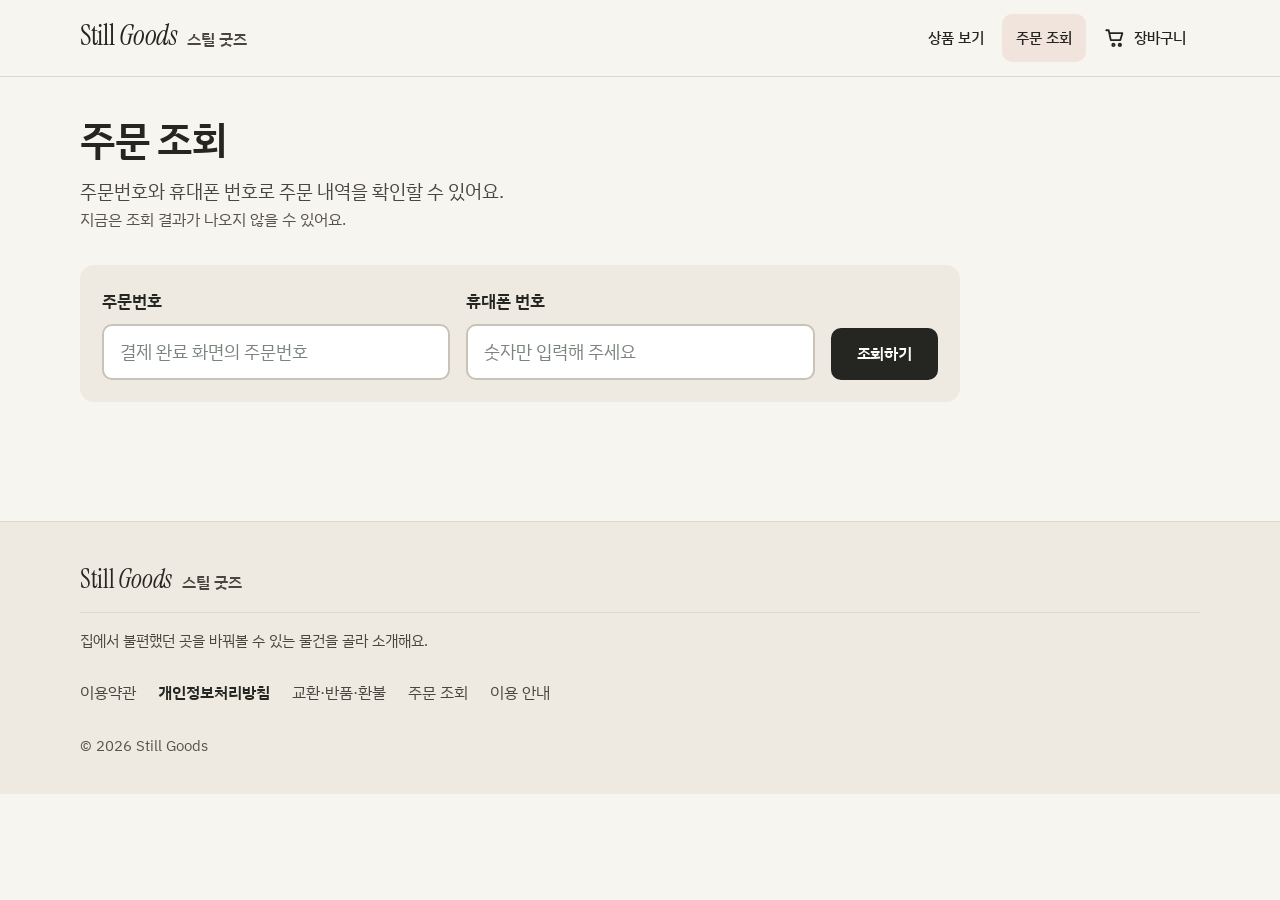
<file: order.html>
<!doctype html>
<html lang="ko">
<head>
<meta charset="utf-8">
<meta name="viewport" content="width=device-width, initial-scale=1, viewport-fit=cover">
<title>주문 조회 — Still Goods 스틸 굿즈</title>
<meta name="description" content="Still Goods 스틸 굿즈 주문 조회 — 주문번호와 휴대폰 번호로 찾고, 취소 · 반품 · 교환을 신청합니다.">
<meta name="theme-color" content="#ffffff">
<meta name="robots" content="noindex">
<link rel="icon" href="assets/icon.svg" type="image/svg+xml">
<!-- 가게 — 주문 조회 · 취소 · 반품 신청(조회는 POST) -->
<link rel="preconnect" href="https://fonts.googleapis.com">
<link rel="preconnect" href="https://fonts.gstatic.com" crossorigin>
<link rel="stylesheet" href="https://fonts.googleapis.com/css2?family=Instrument+Serif:ital@0;1&family=IBM+Plex+Mono:wght@400;500;600&family=IBM+Plex+Sans+KR:wght@400;500;600;700&display=swap">
<link rel="stylesheet" href="assets/style.css">
<link rel="stylesheet" href="assets/shop.css">
</head>
<body data-page="order">

<header class="hd">
  <div class="wrap hd-row">
    <a class="wm" href="index.html" aria-label="Still Goods 스틸 굿즈 처음으로" data-copy-aria="brand.home_aria"><span class="wm-en">Still <i>Goods</i></span><span class="wm-ko" data-copy="brand.name_ko">스틸 굿즈</span></a>
    <nav class="nav" aria-label="가게 메뉴" data-copy-aria="nav.aria"><a class="nav-wide" href="shop.html" data-nav="shop" data-copy="nav.shop">상품 보기</a><a class="nav-wide" href="order.html" data-nav="order" data-copy="nav.order">주문 조회</a><a class="nav-cart" href="cart.html" data-nav="cart"><span data-icon="cart"></span><span class="nav-cart-t" data-copy="nav.cart">장바구니</span><span class="cnt" data-cart-count></span></a><button class="nav-menu" type="button" aria-expanded="false" aria-controls="navPanel" aria-label="메뉴" data-copy-aria="nav.menu" data-menu><span data-icon="menu"></span><span data-copy="nav.menu">메뉴</span></button></nav>
  </div>
  <div class="nav-panel" id="navPanel" hidden>
    <div class="wrap"><a href="shop.html" data-copy="nav.shop">상품 보기</a><a href="order.html" data-copy="nav.order">주문 조회</a><a href="index.html#ask" data-contact hidden data-copy="nav.inquiry">문의하기</a></div>
  </div>
</header>

<main class="page" id="top">
  <div class="wrap">
    <div class="page-head rise">
      <h1 data-copy="order.title">주문 조회</h1>
      <p class="lede" data-copy="order.sub">주문번호와 휴대폰 번호로 주문 내역을 확인할 수 있어요.</p>
      <p class="note" id="orderMode"></p>
    </div>
    <form class="lookup" id="lookForm" novalidate>
      <div class="field"><label for="o-id" data-copy="order.id_label">주문번호</label><input class="input" id="o-id" name="orderId" autocomplete="off" spellcheck="false" maxlength="64" placeholder="결제 완료 화면의 주문번호" data-copy-ph="order.id_placeholder"></div>
      <div class="field"><label for="o-ph" data-copy="phone.label">휴대폰 번호</label><input class="input" id="o-ph" name="phone" type="tel" inputmode="numeric" autocomplete="tel" maxlength="13" placeholder="숫자만 입력해 주세요" data-copy-ph="order.phone_placeholder"></div>
      <button type="submit" class="btn" data-copy="order.submit">조회하기</button>
    </form>
    <p class="msg" id="lookMsg" role="status" aria-live="polite" style="margin-top:16px"></p>
    <div class="panel" id="lookOut" hidden></div>
  </div>
</main>

<footer class="ft">
  <div class="wrap">
    <div class="ft-top"><a class="wm" href="index.html"><span class="wm-en">Still <i>Goods</i></span><span class="wm-ko" data-copy="brand.name_ko">스틸 굿즈</span></a></div>
    <p class="ft-about" data-copy="footer.about">집에서 불편했던 곳을 바꿔볼 수 있는 물건을 골라 소개해요.</p>
    <nav class="ft-links" aria-label="약관과 안내" data-copy-aria="footer.links_aria"><a href="policy/terms.html" data-copy="footer.terms">이용약관</a><a href="policy/privacy.html"><b data-copy="footer.privacy">개인정보처리방침</b></a><a href="policy/refund.html" data-copy="footer.refund">교환·반품·환불</a><a href="order.html" data-copy="nav.order">주문 조회</a><a href="index.html#ask" data-contact hidden data-copy="nav.inquiry">문의하기</a><a href="LICENSES.md" data-copy="footer.info_link">이용 안내</a></nav>
    <dl class="biz" id="biz" hidden></dl>
    <p class="copy" data-copy="footer.copyright">© 2026 Still Goods</p>
  </div>
</footer>

<script src="assets/copy.ko.js"></script>
<script src="assets/ui.js"></script>
<script src="assets/shop.js"></script>
</body>
</html>
</file>
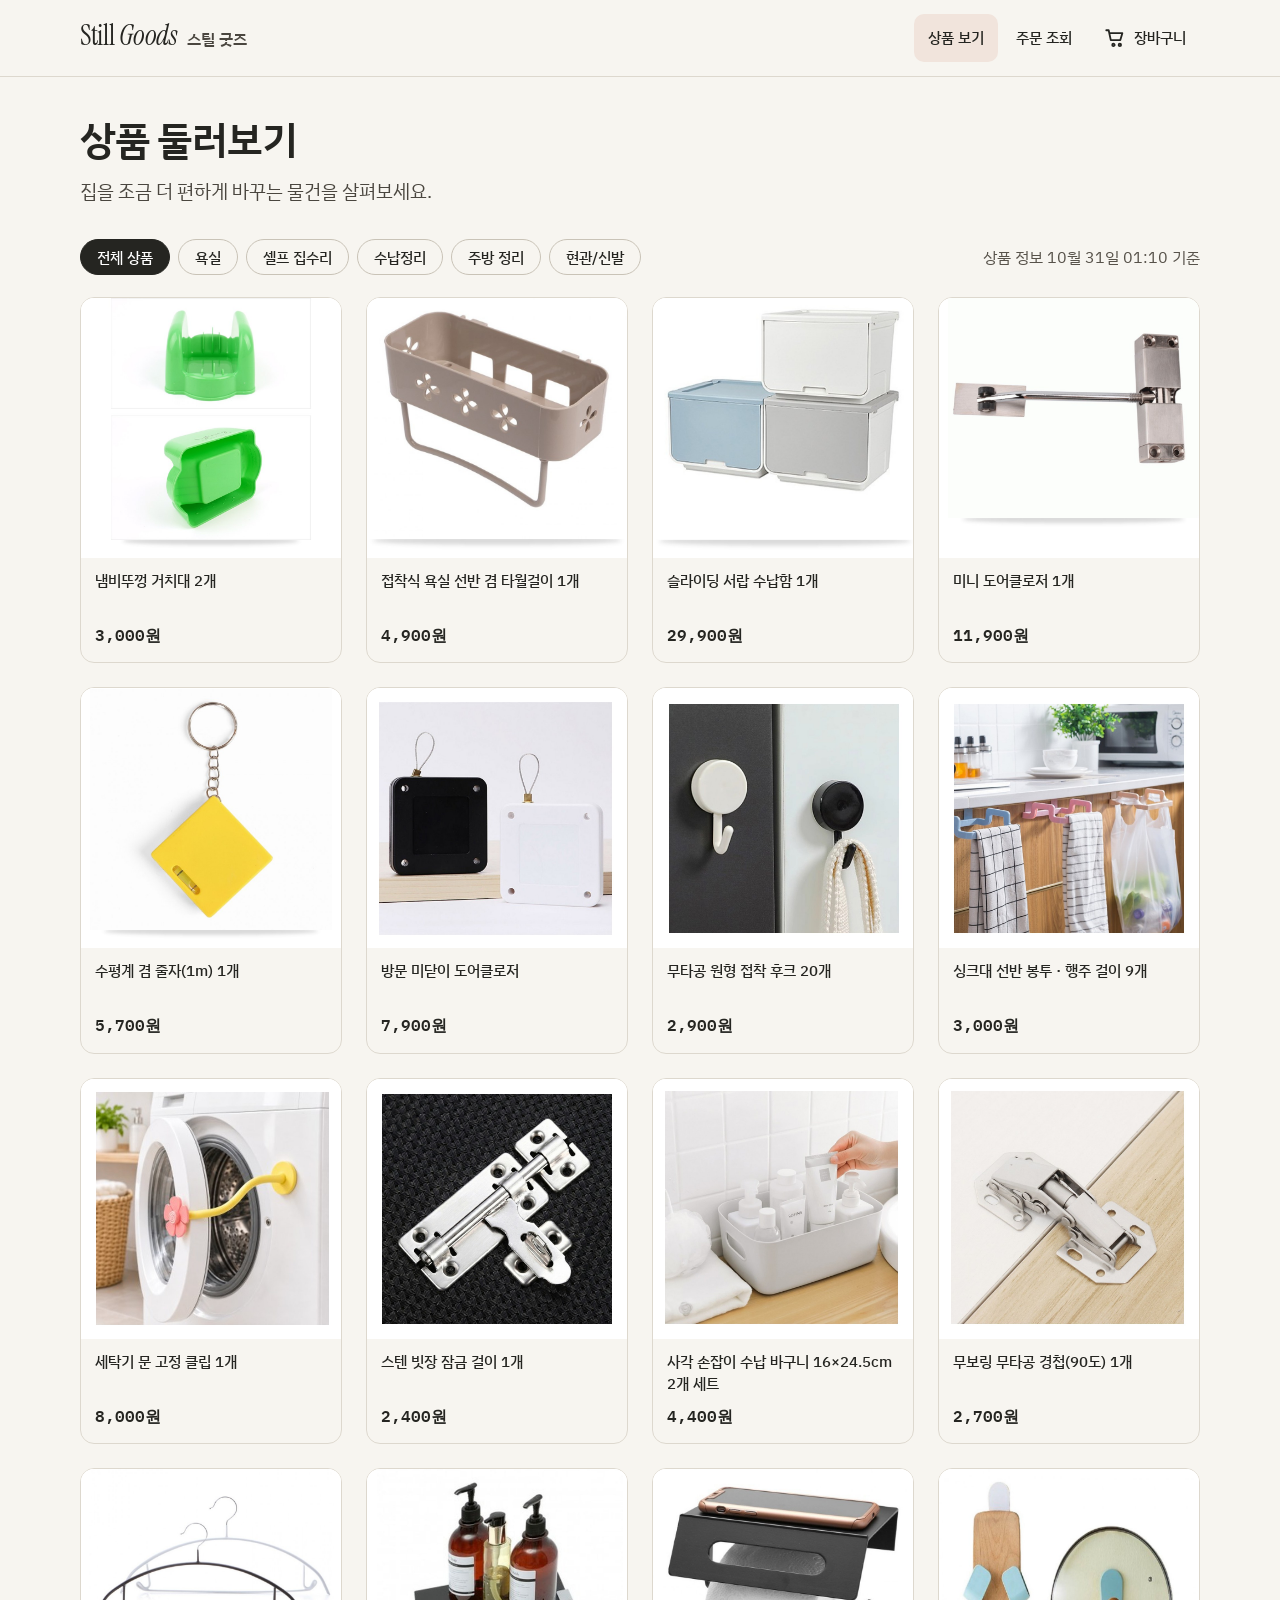
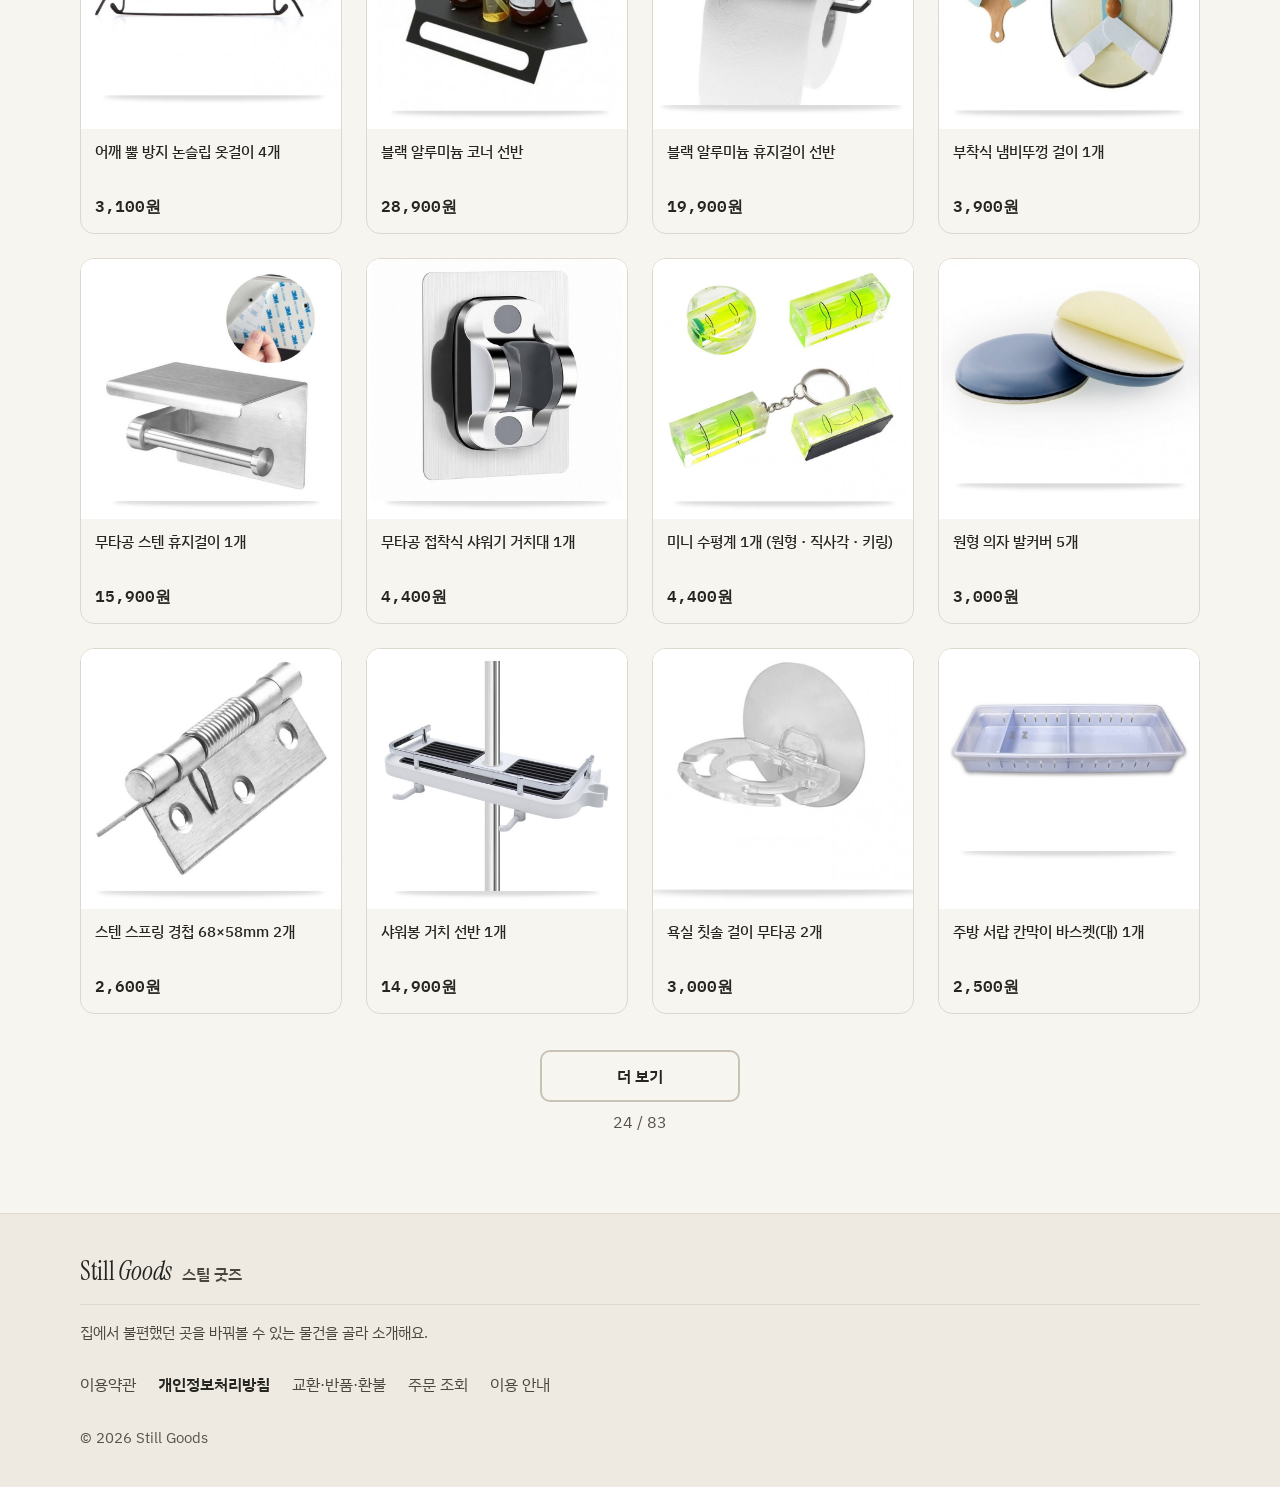
<file: shop.html>
<!doctype html>
<html lang="ko">
<head>
<meta charset="utf-8">
<meta name="viewport" content="width=device-width, initial-scale=1, viewport-fit=cover">
<title>상품 — Still Goods 스틸 굿즈</title>
<meta name="description" content="Still Goods 스틸 굿즈 — 분야별 상품 목록.">
<meta name="theme-color" content="#ffffff">
<meta name="robots" content="noindex">
<link rel="icon" href="assets/icon.svg" type="image/svg+xml">
<!-- 가게 — 상품 목록(분야 칩 · 카드). 상품: data/products.json, 없으면 예시 3개 -->
<link rel="preconnect" href="https://fonts.googleapis.com">
<link rel="preconnect" href="https://fonts.gstatic.com" crossorigin>
<link rel="stylesheet" href="https://fonts.googleapis.com/css2?family=Instrument+Serif:ital@0;1&family=IBM+Plex+Mono:wght@400;500;600&family=IBM+Plex+Sans+KR:wght@400;500;600;700&display=swap">
<link rel="stylesheet" href="assets/style.css">
<link rel="stylesheet" href="assets/shop.css">
</head>
<body data-page="shop">

<header class="hd">
  <div class="wrap hd-row">
    <a class="wm" href="index.html" aria-label="Still Goods 스틸 굿즈 처음으로" data-copy-aria="brand.home_aria"><span class="wm-en">Still <i>Goods</i></span><span class="wm-ko" data-copy="brand.name_ko">스틸 굿즈</span></a>
    <nav class="nav" aria-label="가게 메뉴" data-copy-aria="nav.aria"><a class="nav-wide" href="shop.html" data-nav="shop" data-copy="nav.shop">상품 보기</a><a class="nav-wide" href="order.html" data-nav="order" data-copy="nav.order">주문 조회</a><a class="nav-cart" href="cart.html" data-nav="cart"><span data-icon="cart"></span><span class="nav-cart-t" data-copy="nav.cart">장바구니</span><span class="cnt" data-cart-count></span></a><button class="nav-menu" type="button" aria-expanded="false" aria-controls="navPanel" aria-label="메뉴" data-copy-aria="nav.menu" data-menu><span data-icon="menu"></span><span data-copy="nav.menu">메뉴</span></button></nav>
  </div>
  <div class="nav-panel" id="navPanel" hidden>
    <div class="wrap"><a href="shop.html" data-copy="nav.shop">상품 보기</a><a href="order.html" data-copy="nav.order">주문 조회</a><a href="index.html#ask" data-contact hidden data-copy="nav.inquiry">문의하기</a></div>
  </div>
</header>

<main class="page" id="top">
  <div class="wrap">
    <div class="page-head">
      <h1 data-copy="shop.title">상품 둘러보기</h1>
      <p class="lede" id="listSub" data-copy="shop.sub">집을 조금 더 편하게 바꾸는 물건을 살펴보세요.</p>
    </div>
    <p class="example-note" id="exNote" hidden></p>
    <div class="list-meta">
      <div class="filters" id="filters" role="group" aria-label="분야" data-copy-aria="filter.aria"></div>
      <p class="note" id="asOf"></p>
    </div>
    <!-- 고른 분야의 '이렇게 고르세요' — 접힌 줄(닫힘 기본). data/guides.json 의 domains 에 있을 때만 + 그 분야 cautions 1~3줄 -->
    <details class="cat-guide guide-card" id="catGuide" aria-labelledby="catGuideH" hidden>
      <summary><h2 class="guide-card-t" id="catGuideH" data-copy="guide.title">이렇게 고르세요</h2><span class="guide-card-ic" data-icon="chev"></span></summary>
      <div class="guide-body">
        <ol class="guide-steps" id="catSteps"></ol>
        <div class="cautions" id="catCautions" hidden>
          <h3 data-copy="guide.cautions_title">고를 때 이런 점도 봐 주세요</h3>
          <ul id="catCautionList"></ul>
        </div>
      </div>
    </details>
    <div class="filters attrs" id="attrs" role="group" aria-label="고를 때 보는 것" data-copy-aria="list.attrs_aria" hidden></div>
    <ul class="grid" id="pGrid" aria-live="polite"></ul>
    <!-- 5판: 24개씩 — 남은 상품이 있을 때만 '더 보기'(보인 수 / 전체 수는 데이터) -->
    <div class="more" id="moreBox" hidden><button class="btn line" type="button" id="moreBtn" data-copy="shop.more">더 보기</button><span class="note" id="moreN"></span></div>
  </div>
</main>

<footer class="ft">
  <div class="wrap">
    <div class="ft-top"><a class="wm" href="index.html"><span class="wm-en">Still <i>Goods</i></span><span class="wm-ko" data-copy="brand.name_ko">스틸 굿즈</span></a></div>
    <p class="ft-about" data-copy="footer.about">집에서 불편했던 곳을 바꿔볼 수 있는 물건을 골라 소개해요.</p>
    <nav class="ft-links" aria-label="약관과 안내" data-copy-aria="footer.links_aria"><a href="policy/terms.html" data-copy="footer.terms">이용약관</a><a href="policy/privacy.html"><b data-copy="footer.privacy">개인정보처리방침</b></a><a href="policy/refund.html" data-copy="footer.refund">교환·반품·환불</a><a href="order.html" data-copy="nav.order">주문 조회</a><a href="index.html#ask" data-contact hidden data-copy="nav.inquiry">문의하기</a><a href="LICENSES.md" data-copy="footer.info_link">이용 안내</a></nav>
    <dl class="biz" id="biz" hidden></dl>
    <p class="copy" data-copy="footer.copyright">© 2026 Still Goods</p>
  </div>
</footer>

<script src="assets/copy.ko.js"></script>
<script src="assets/ui.js"></script>
<script src="assets/shop.js"></script>
</body>
</html>
</file>
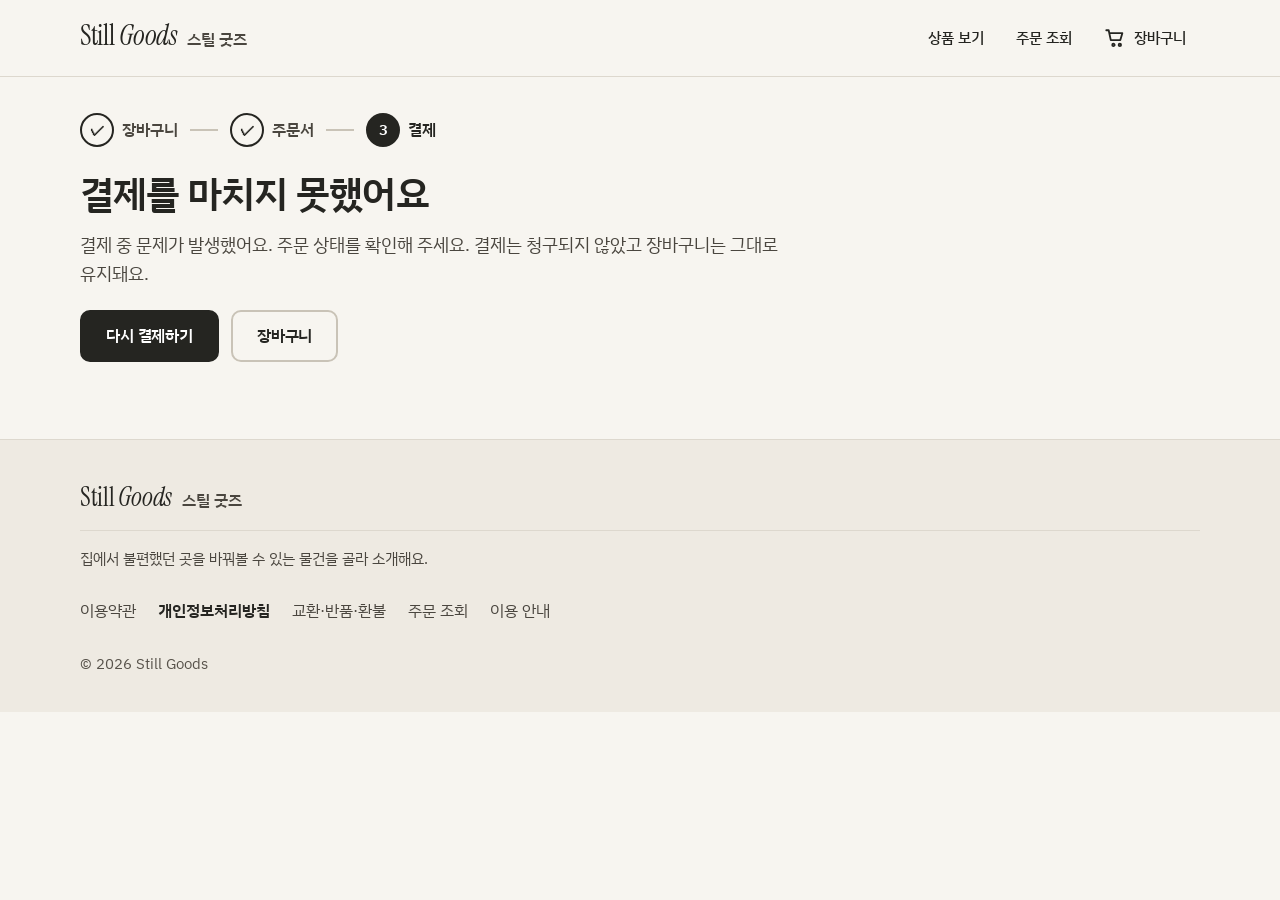
<file: pay/fail.html>
<!doctype html>
<html lang="ko">
<head>
<meta charset="utf-8">
<meta name="viewport" content="width=device-width, initial-scale=1, viewport-fit=cover">
<title>결제를 마치지 못했어요 — Still Goods 스틸 굿즈</title>
<meta name="description" content="Still Goods 스틸 굿즈 — 결제를 마치지 못했어요.">
<meta name="theme-color" content="#ffffff">
<meta name="robots" content="noindex">
<link rel="icon" href="../assets/icon.svg" type="image/svg+xml">
<!-- 결제 실패(failUrl) — code 별 정해진 문구만 -->
<link rel="preconnect" href="https://fonts.googleapis.com">
<link rel="preconnect" href="https://fonts.gstatic.com" crossorigin>
<link rel="stylesheet" href="https://fonts.googleapis.com/css2?family=Instrument+Serif:ital@0;1&family=IBM+Plex+Mono:wght@400;500&family=IBM+Plex+Sans+KR:wght@400;500;600;700&display=swap">
<link rel="stylesheet" href="../assets/style.css">
<link rel="stylesheet" href="../assets/shop.css">
</head>
<body data-page="fail">

<header class="hd">
  <div class="wrap hd-row">
    <a class="wm" href="../index.html" aria-label="Still Goods 스틸 굿즈 처음으로" data-copy-aria="brand.home_aria"><span class="wm-en">Still <i>Goods</i></span><span class="wm-ko" data-copy="brand.name_ko">스틸 굿즈</span></a>
    <nav class="nav" aria-label="가게 메뉴" data-copy-aria="nav.aria"><a class="nav-wide" href="../shop.html" data-nav="shop" data-copy="nav.shop">상품 보기</a><a class="nav-wide" href="../order.html" data-nav="order" data-copy="nav.order">주문 조회</a><a class="nav-cart" href="../cart.html" data-nav="cart"><span data-icon="cart"></span><span class="nav-cart-t" data-copy="nav.cart">장바구니</span><span class="cnt" data-cart-count></span></a><button class="nav-menu" type="button" aria-expanded="false" aria-controls="navPanel" aria-label="메뉴" data-copy-aria="nav.menu" data-menu><span data-icon="menu"></span><span data-copy="nav.menu">메뉴</span></button></nav>
  </div>
  <div class="nav-panel" id="navPanel" hidden>
    <div class="wrap"><a href="../shop.html" data-copy="nav.shop">상품 보기</a><a href="../order.html" data-copy="nav.order">주문 조회</a><a href="../index.html#ask" data-contact hidden data-copy="nav.inquiry">문의하기</a></div>
  </div>
</header>

<main class="page" id="top">
  <div class="wrap">
    <ol class="steps" aria-label="주문 단계" data-copy-aria="steps.aria"><li class="done" data-copy="steps.cart">장바구니</li><li class="done" data-copy="steps.checkout">주문서</li><li aria-current="step" data-copy="steps.pay">결제</li></ol>
    <div class="result rise">
      <h1 data-copy="fail.title">결제를 마치지 못했어요</h1>
      <p class="msg" id="resMsg" role="status"></p>
      <dl class="kv" id="resKv" hidden></dl>
      <div class="acts"><a class="btn" href="../checkout.html" data-copy="fail.retry">다시 결제하기</a><a class="btn line" href="../cart.html" data-copy="nav.cart">장바구니</a></div>
    </div>
  </div>
</main>

<footer class="ft">
  <div class="wrap">
    <div class="ft-top"><a class="wm" href="../index.html"><span class="wm-en">Still <i>Goods</i></span><span class="wm-ko" data-copy="brand.name_ko">스틸 굿즈</span></a></div>
    <p class="ft-about" data-copy="footer.about">집에서 불편했던 곳을 바꿔볼 수 있는 물건을 골라 소개해요.</p>
    <nav class="ft-links" aria-label="약관과 안내" data-copy-aria="footer.links_aria"><a href="../policy/terms.html" data-copy="footer.terms">이용약관</a><a href="../policy/privacy.html"><b data-copy="footer.privacy">개인정보처리방침</b></a><a href="../policy/refund.html" data-copy="footer.refund">교환·반품·환불</a><a href="../order.html" data-copy="nav.order">주문 조회</a><a href="../index.html#ask" data-contact hidden data-copy="nav.inquiry">문의하기</a><a href="../LICENSES.md" data-copy="footer.info_link">이용 안내</a></nav>
    <dl class="biz" id="biz" hidden></dl>
    <p class="copy" data-copy="footer.copyright">© 2026 Still Goods</p>
  </div>
</footer>

<script src="../assets/copy.ko.js"></script>
<script src="../assets/ui.js"></script>
<script src="../assets/shop.js"></script>
</body>
</html>
</file>
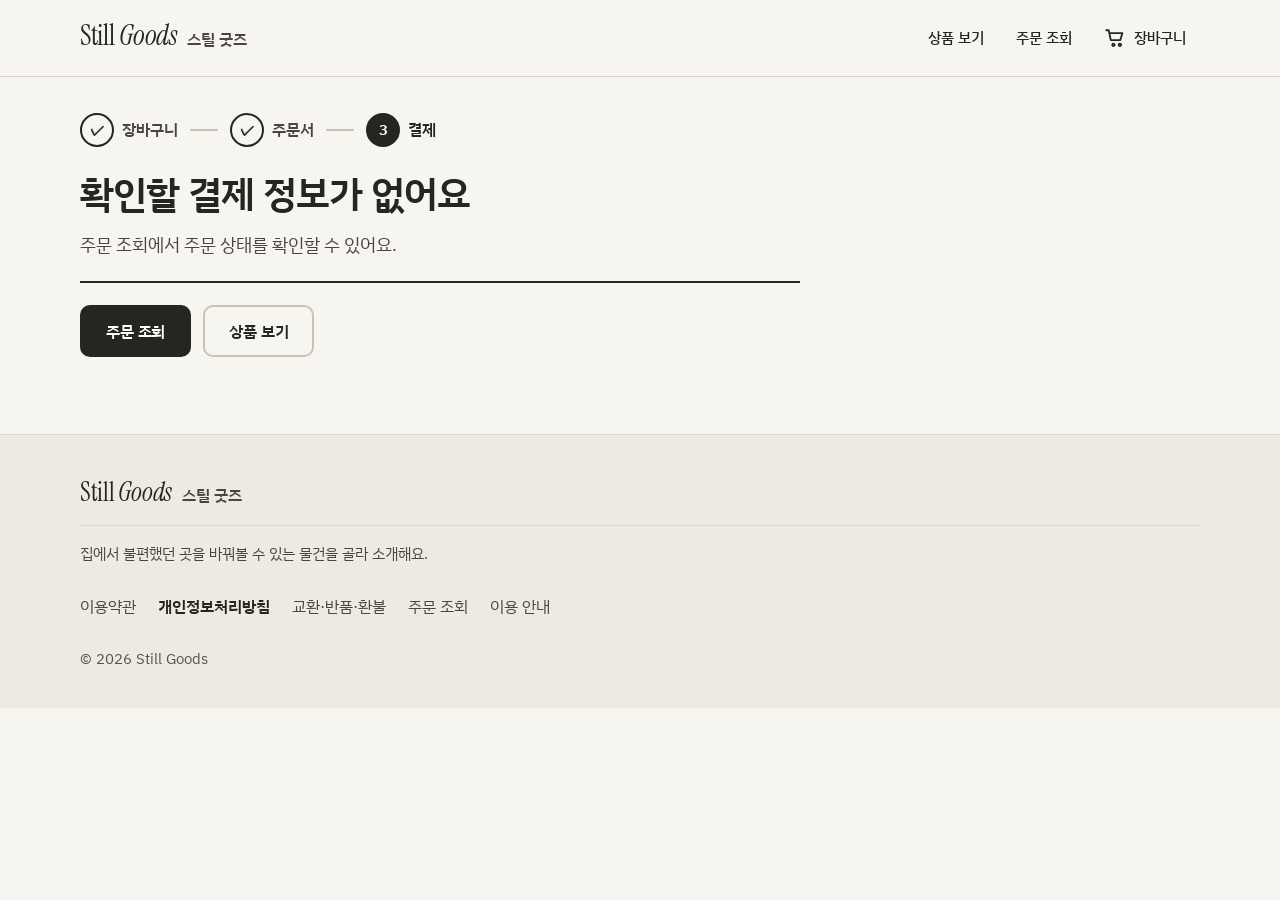
<file: pay/success.html>
<!doctype html>
<html lang="ko">
<head>
<meta charset="utf-8">
<meta name="viewport" content="width=device-width, initial-scale=1, viewport-fit=cover">
<title>결제 확인 — Still Goods 스틸 굿즈</title>
<meta name="description" content="Still Goods 스틸 굿즈 결제 확인.">
<meta name="theme-color" content="#ffffff">
<meta name="robots" content="noindex">
<link rel="icon" href="../assets/icon.svg" type="image/svg+xml">
<!-- 결제 끝(successUrl) — 서버에 승인 확인 -->
<link rel="preconnect" href="https://fonts.googleapis.com">
<link rel="preconnect" href="https://fonts.gstatic.com" crossorigin>
<link rel="stylesheet" href="https://fonts.googleapis.com/css2?family=Instrument+Serif:ital@0;1&family=IBM+Plex+Mono:wght@400;500&family=IBM+Plex+Sans+KR:wght@400;500;600;700&display=swap">
<link rel="stylesheet" href="../assets/style.css">
<link rel="stylesheet" href="../assets/shop.css">
</head>
<body data-page="success">

<header class="hd">
  <div class="wrap hd-row">
    <a class="wm" href="../index.html" aria-label="Still Goods 스틸 굿즈 처음으로" data-copy-aria="brand.home_aria"><span class="wm-en">Still <i>Goods</i></span><span class="wm-ko" data-copy="brand.name_ko">스틸 굿즈</span></a>
    <nav class="nav" aria-label="가게 메뉴" data-copy-aria="nav.aria"><a class="nav-wide" href="../shop.html" data-nav="shop" data-copy="nav.shop">상품 보기</a><a class="nav-wide" href="../order.html" data-nav="order" data-copy="nav.order">주문 조회</a><a class="nav-cart" href="../cart.html" data-nav="cart"><span data-icon="cart"></span><span class="nav-cart-t" data-copy="nav.cart">장바구니</span><span class="cnt" data-cart-count></span></a><button class="nav-menu" type="button" aria-expanded="false" aria-controls="navPanel" aria-label="메뉴" data-copy-aria="nav.menu" data-menu><span data-icon="menu"></span><span data-copy="nav.menu">메뉴</span></button></nav>
  </div>
  <div class="nav-panel" id="navPanel" hidden>
    <div class="wrap"><a href="../shop.html" data-copy="nav.shop">상품 보기</a><a href="../order.html" data-copy="nav.order">주문 조회</a><a href="../index.html#ask" data-contact hidden data-copy="nav.inquiry">문의하기</a></div>
  </div>
</header>

<main class="page" id="top">
  <div class="wrap">
    <ol class="steps" aria-label="주문 단계" data-copy-aria="steps.aria"><li class="done" data-copy="steps.cart">장바구니</li><li class="done" data-copy="steps.checkout">주문서</li><li aria-current="step" data-copy="steps.pay">결제</li></ol>
    <div class="result rise" aria-live="polite">
      <h1 id="resTitle" data-copy="success.checking">결제를 확인하고 있어요</h1>
      <p class="msg" id="resMsg" role="status"></p>
      <dl class="kv" id="resKv"></dl>
      <div class="acts" id="resActs"></div>
    </div>
  </div>
</main>

<footer class="ft">
  <div class="wrap">
    <div class="ft-top"><a class="wm" href="../index.html"><span class="wm-en">Still <i>Goods</i></span><span class="wm-ko" data-copy="brand.name_ko">스틸 굿즈</span></a></div>
    <p class="ft-about" data-copy="footer.about">집에서 불편했던 곳을 바꿔볼 수 있는 물건을 골라 소개해요.</p>
    <nav class="ft-links" aria-label="약관과 안내" data-copy-aria="footer.links_aria"><a href="../policy/terms.html" data-copy="footer.terms">이용약관</a><a href="../policy/privacy.html"><b data-copy="footer.privacy">개인정보처리방침</b></a><a href="../policy/refund.html" data-copy="footer.refund">교환·반품·환불</a><a href="../order.html" data-copy="nav.order">주문 조회</a><a href="../index.html#ask" data-contact hidden data-copy="nav.inquiry">문의하기</a><a href="../LICENSES.md" data-copy="footer.info_link">이용 안내</a></nav>
    <dl class="biz" id="biz" hidden></dl>
    <p class="copy" data-copy="footer.copyright">© 2026 Still Goods</p>
  </div>
</footer>

<script src="../assets/copy.ko.js"></script>
<script src="../assets/ui.js"></script>
<script src="../assets/shop.js"></script>
</body>
</html>
</file>
<file: assets/style.css>
/* Still Goods · 스틸 굿즈 — 4판 디자인 체계(docs/자사몰_디자인_방향_4판.md — 3판의 색 · 글꼴 위에 차례 · 겉모습만 바꿈)
   4판: 카드 · 분야 칸 · 상자 테두리 0(여백 · 옅은 바탕으로 나눔) · 초록 세로줄 0 · 배지 → 작은 글 · 폰 h1 28px · 구획 여백 넓게.
   입력 칸 · 체크 · 단추 · 칩의 테두리는 그대로(조작 요소는 테두리가 있어야 보인다).
   색(4판 2차, 오너 선택 2026-10-29 — 시안 A 수정판): 웜 아이보리 바탕(#F7F5F0) · 크림 구획(#EEEAE2) · 차콜 글자 · 단추(#252521, 흰 글 15:1) · 주황(#C66A43)은 아이콘 · 밑줄 · 초점만 ·
   보조글 #625D55(바탕 6.0:1 · 크림 5.4:1). 고딕(IBM Plex Sans KR) · 워드마크 · 첫 화면 영문만 Instrument Serif · 주문번호 같은 값은 IBM Plex Mono.
   방향서 3절: 사진이 주인공(칸 가득) · 본문 18px(폰 17px) · 값 22~32px 굵게 · 대비 7:1 근처 · 누르는 곳 48px 이상 · 한 줄에 한 정보.
   아치 · 번호판 · 영문 머리말 0. 이 파일 = 바탕 · 머리 · 바닥 · 단추 · 사진 칸 · 홈. 가게 부품은 shop.css.
   5판 디자인(외부 의견 3 채택분, 2026-10-29 밤 — docs/자사몰_디자인_외부의견3_2026-10-29.md): 보조글 #57524A(바탕 7.1:1) · 글자용 포인트 --accent-ink(변수만) ·
   반지름 3단(--r-s 10 · --r-m 14 · --r-l 20) · 굵기는 400/500/600만(700 0) · 히어로 띠 0(쪽 바탕) · 상품 카드 1px --line · 사진 칸은 흰색(multiply 0) · 절 간격 80(폰 56). */
:root{
  --bg:#F7F5F0; --soft:#EEEAE2; --soft-2:#E4DFD5; --line:#DDD8CE; --line-2:#C9C3B7;
  --ink:#252521; --ink-2:#4A463F; --ink-3:#57524A;
  /* --green = 단추 · 링크 · 켜진 칩의 강조색(이름은 3판 그대로, 값은 차콜). 주황 --accent 는 아이콘 · 밑줄 · 초점 테두리만(글자 · 단추엔 대비 3.5:1 미달) */
  --green:#252521; --green-2:#0F0F0D; --green-soft:#F1E4DC; --green-line:#E3C9BA; --accent:#C66A43; --accent-ink:#9E4A28;   /* --accent-ink = 글자용 포인트(바탕 5.6:1 — 작은 강조 글자만, 지금 쓰는 곳 0) */
  --warn:#8a3b2e; --warn-soft:#f7e9e5;
  --f-ui:"IBM Plex Sans KR","Apple SD Gothic Neo","Malgun Gothic",sans-serif;
  --f-mono:"IBM Plex Mono",monospace;
  --f-display:"Instrument Serif","Times New Roman",serif;
  --r-s:10px; --r-m:14px; --r-l:20px; --gut:clamp(16px,4vw,40px); --sec:clamp(48px,6vw,80px);
}
*{box-sizing:border-box}
html{-webkit-text-size-adjust:100%;scroll-behavior:smooth}
body{margin:0;background:var(--bg);color:var(--ink);font-family:var(--f-ui);font-size:18px;line-height:1.7;word-break:keep-all;overflow-wrap:break-word;-webkit-font-smoothing:antialiased}
img{display:block;max-width:100%}
a{color:inherit;text-decoration:none}
button,input,select,textarea{font:inherit;color:inherit}
h1,h2,h3,p{margin:0}
[hidden]{display:none !important}
.wrap{width:100%;max-width:1200px;margin:0 auto;padding:0 var(--gut)}
.wrap.narrow{max-width:880px}
.ic{width:1em;height:1em;flex:none;fill:none;stroke:currentColor;stroke-width:2;stroke-linecap:round;stroke-linejoin:round}
:focus-visible{outline:3px solid var(--accent);outline-offset:3px;border-radius:8px}
/* 주황 강조 — 아이콘 동그라미 · 글 단추 밑줄 · 장바구니 개수만(글자 · 단추엔 쓰지 않음) */
.three-ic,.guide-card-ic,.ask-ic{color:var(--accent)}
.prob-go{color:var(--ink)}   /* --soft-2 위(카드 hover)에서 주황은 2.9:1 — 아이콘은 --ink */
.textlink{text-decoration-color:var(--accent)}
.cnt{background:var(--accent)}

/* ── 머리 ── */
.hd{position:sticky;top:0;z-index:20;background:var(--bg);border-bottom:1px solid var(--line);padding-top:env(safe-area-inset-top)}
.hd-row{display:flex;align-items:center;justify-content:space-between;gap:16px;min-height:76px}
.wm{display:inline-flex;align-items:baseline;gap:10px;white-space:nowrap}   /* min-height 48 을 없앰 — baseline 정렬 상자는 글을 위쪽에 붙여 줄 중심보다 11.5px 떠 있었다(재서 확인 2026-10-30). 줄 중심 맞춤은 .hd-row 가 한다 */
.nav-cart [data-icon],.nav-menu [data-icon]{display:flex}   /* 아이콘 svg 아래 글꼴 여백(baseline) 때문에 4.6px 떠 보이던 것 */
.wm-en{font-family:var(--f-display);font-size:28px;line-height:1;letter-spacing:-.01em;color:var(--ink)}
.wm-en i{font-style:italic}
.wm-ko{font-size:16px;font-weight:600;color:var(--ink-2)}
.nav{display:flex;align-items:center;gap:4px}
.nav a{display:inline-flex;align-items:center;gap:8px;min-height:48px;padding:0 14px;border-radius:var(--r-s);font-size:15px;font-weight:500;color:var(--ink)}   /* 머리 한 줄은 전부 가운데 정렬 */
.nav a.nav-cart{align-items:center;padding-top:0}
.nav a:hover{background:var(--soft)}
.nav a[aria-current="page"]{background:var(--green-soft);color:var(--green)}
.nav .ic{font-size:22px}
/* 4판 폰 메뉴 — 단추 · 아래로 펼치는 작은 판(컴퓨터 너비에서는 숨김) */
.nav-menu{display:none;align-items:center;gap:8px;min-height:48px;min-width:48px;padding:0 14px;border:2px solid var(--line-2);border-radius:var(--r-s);background:var(--bg);font-size:15px;font-weight:500;cursor:pointer}
.nav-menu .ic{font-size:22px}
.nav-menu[aria-expanded="true"]{border-color:var(--green);color:var(--green)}
.nav-panel{border-top:1px solid var(--line);background:var(--bg)}
.nav-panel .wrap{display:flex;flex-direction:column;padding-top:6px;padding-bottom:10px}
.nav-panel a{display:flex;align-items:center;min-height:52px;font-size:18px;font-weight:600;border-bottom:1px solid var(--soft-2)}
.nav-panel a:last-child{border-bottom:0}
@media (min-width:720px){.nav-panel{display:none !important}}
.cnt{display:inline-grid;place-items:center;min-width:24px;height:24px;padding:0 7px;border-radius:999px;background:var(--green);color:#fff;font-size:15px;font-weight:600;line-height:1}
.cnt:empty{display:none}

/* 시험 결제 띠 */
.band{padding:10px var(--gut);background:#fff4d6;border-bottom:1px solid #e8d49a;color:#5a4300;font-size:16px;font-weight:600;text-align:center}

/* ── 단추 ── */
.btn{display:inline-flex;align-items:center;justify-content:center;gap:10px;min-height:52px;padding:0 24px;border:2px solid var(--green);border-radius:var(--r-s);
  background:var(--green);color:#fff;font-size:16px;font-weight:600;letter-spacing:-.01em;text-align:center;cursor:pointer;transition:background .2s,border-color .2s}
.btn:hover{background:var(--ink-2);border-color:var(--ink-2)}
.btn:focus-visible{outline:2px solid var(--accent);outline-offset:3px;border-radius:var(--r-s)}
.btn .ic{font-size:22px}
.btn.line,.btn.ghost{background:var(--bg);color:var(--ink);border-color:var(--line-2)}
.btn.line:hover,.btn.ghost:hover{border-color:var(--ink);background:var(--bg)}
.btn.small{min-height:48px;padding:0 20px;font-size:16px}
.btn.wide{width:100%}
.btn.big{min-height:56px;font-size:17px}
.btn[disabled],.btn[aria-disabled="true"]{background:var(--soft-2);border-color:var(--soft-2);color:var(--ink-3);cursor:not-allowed}
.textlink{display:inline-flex;align-items:center;gap:6px;min-height:48px;font-weight:600;color:var(--green);text-decoration:underline;text-underline-offset:5px;text-decoration-color:var(--green-line)}
.textlink .ic{font-size:20px}

/* ── 사진 칸 — 상품이 칸의 90% 를 채우게(ui.js) ── */
.pic{position:relative;overflow:hidden;background:#fff;aspect-ratio:1/1}
.pic img{position:absolute;left:5%;top:5%;width:90%;max-width:none;height:auto}

/* ── 쪽 공통 ── */
.page{padding-top:clamp(20px,3vw,36px)}
.page-head{margin-bottom:clamp(20px,3vw,32px)}
.page-head h1{font-size:clamp(28px,3.4vw,40px);font-weight:600;line-height:1.3;letter-spacing:-.03em}
.lede{margin-top:10px;max-width:34em;font-size:clamp(17px,1.6vw,19px);line-height:1.7;color:var(--ink-2)}
.sec{padding-top:var(--sec)}
.h2{font-size:22px;font-weight:600;line-height:1.4;letter-spacing:-.01em}
.sub{margin-top:6px;max-width:34em;font-size:17px;color:var(--ink-2)}
.sec-head{display:flex;align-items:flex-end;justify-content:space-between;gap:16px;margin-bottom:12px}
.grid-more{display:flex;justify-content:flex-end;margin-top:18px}   /* 전체 상품 보기 — 격자 아래(4판 2차: 제목 밑에 홀로 서던 글 단추를 끝으로) */
/* 분야 칸은 첫 화면에서 64(폰 40) · 상품은 분야 바로 아래 반 간격 · 문제 → 해결 ↔ 고르는 법은 이어진 블록이라 24 · 나머지는 --sec */
#catsSec{padding-top:64px}
#picks{padding-top:clamp(28px,3.5vw,48px)}
#problems:not([hidden]) + #guide{padding-top:24px}
.note{margin:0;font-size:16px;line-height:1.6;color:var(--ink-3)}

/* ── 홈: 브랜드 첫인상(4판 2차 — 글 + 여백. config.json hero_photo 가 있을 때만 머리 아래 가로로 꽉 찬 띠, 사진은 띠 바닥 · 글은 그 위 — 오너 2026-10-30 "상단에 사진") ── */
.hero{padding:72px 0 0}   /* 사진 없을 때: 띠 0 — 바탕은 쪽 배경 그대로 */
.hero-row{display:grid;grid-template-columns:minmax(0,1fr);gap:clamp(24px,4vw,64px);align-items:center}
.hero-t{position:relative;z-index:1}
.hero-en{max-width:14em;font-family:var(--f-display);font-size:clamp(44px,5.8vw,84px);font-weight:400;line-height:1.05;letter-spacing:-.02em;color:var(--ink);text-wrap:balance}   /* 두 줄이 되면 쉼표 뒤에서 나뉘게(오너: "Small Changes, / Better Living.") — 글은 그대로 */
.hero-ko{max-width:30em;margin-top:20px;font-size:clamp(17px,1.5vw,22px);font-weight:500;line-height:1.6;letter-spacing:-.01em;color:var(--ink-2)}   /* h1 태그 그대로 · 모양만 설명 글 */
.hero-go{margin-top:28px}
.btn.small.hero-go{min-height:52px;padding:0 24px}
/* 사진 있을 때(#hero.has-photo — app.js 가 onload 때 붙임, 5판 5차 2026-10-30 오너 "사진이 진짜"): 진짜 장면 사진 한 장(공급사 상세 사진에서 글자 없는 부분만 잘라냄, 860×645 = 4:3)이라
   띠 전체에 늘이지 않고(1.7배 늘리면 흐려짐) 글 왼쪽 · 사진 오른쪽 두 칸 — 사진은 제 크기 근처로 보이고 글은 사진 위에 얹지 않는다(겹침 0). 글자 얹기 · 가공 0 */
.hero.has-photo{padding:56px 0 8px}
.hero.has-photo .hero-row{grid-template-columns:minmax(0,10fr) minmax(0,11fr)}
.hero.has-photo .hero-t{max-width:none}
.hero-photo{aspect-ratio:860/645;border-radius:var(--r-l);overflow:hidden;background:var(--bg-2)}
.hero-photo picture,.hero-photo img{display:block;width:100%;height:100%;max-width:none;object-fit:cover;object-position:center}

/* ── 홈: 배너(5판 7차 폰 · 8차 컴퓨터 2026-10-31 — 오너 "웹도 동일하게"): 한 틀 = 글 + 사진, 옆으로 넘김. 컴퓨터는 글 왼쪽 · 사진 오른쪽 제 크기(860px 원본을 띠 전체로 늘이면 흐려짐 — 지마켓 띠 꼴),
   폰은 사진 안 아래쪽에 글(아래 @media). 손으로만 넘김 · 화살표(컴퓨터) · 점 + 'n / 전체'. app.js 가 채우고 #hero.has-slides 를 붙이면 위 글 + 사진 두 칸은 숨김 ── */
.slides{position:relative;display:none}
.hero.has-slides{padding:24px 0 0}
.hero.has-slides .hero-row{display:none}
.hero.has-slides .slides{display:block}
.slides-track{display:flex;gap:10px;overflow-x:auto;scroll-snap-type:x mandatory;scrollbar-width:none;-webkit-overflow-scrolling:touch;outline:none}
.slides-track::-webkit-scrollbar{display:none}
.slides-track:focus-visible{outline:2px solid var(--ink);outline-offset:4px}
.slide{position:relative;flex:0 0 100%;scroll-snap-align:start;display:flex;align-items:stretch;border-radius:var(--r-l);overflow:hidden;background:var(--soft);color:var(--ink);text-decoration:none}
/* 5판 12차(설계안 안 A — 클로드 디자인 캔버스 'Still Goods 홈 배너 설계안' 2026-10-31): 배너 사진은 전부 4:3 으로 미리 잘라 둔 파일(assets/cat-*.jpg · hero.jpg)만 쓰므로
   띠는 글 50 · 사진 50(1,200px 띠에서 600×450) 고정 — 화면에서 자르기 · 늘리기 0, 어떤 장이든 같은 모양. 조각 가장자리 1~2px 흰 줄만 2% 확대로 가림. 글 칸: 분야 이름(작게) → 문장(두 줄까지) → 단추, 세로 가운데 */
.slide-pic{position:relative;order:2;flex:0 0 50%;aspect-ratio:4/3;overflow:hidden}
.slide img{display:block;width:100%;height:100%;max-width:none;object-fit:cover;transform:scale(1.02)}
.slide-t{order:1;flex:1 1 auto;align-self:center;min-width:0;padding:32px clamp(24px,4.6vw,56px)}
.slide-eyebrow{display:block;margin:0 0 10px;font-size:13px;font-weight:600;letter-spacing:.08em;color:var(--ink-3)}
.slide-en{margin:0;font-family:var(--f-display);font-size:clamp(38px,4.4vw,56px);font-weight:400;line-height:1.05;letter-spacing:-.02em;color:var(--ink)}
.slide-en-l2{display:block}
.slide-ko{margin:16px 0 0;font-size:clamp(16px,1.4vw,18px);font-weight:500;line-height:1.6;color:var(--ink-2)}
.slide-q{margin:0;font-size:clamp(28px,3.1vw,40px);font-weight:600;line-height:1.25;letter-spacing:-.01em;color:var(--ink)}
.slide-go{display:inline-flex;align-items:center;margin-top:22px;min-height:48px;padding:0 22px;border-radius:999px;background:var(--ink);color:#fff;font-size:15px;font-weight:600;text-decoration:none}
.slides-arrow{position:absolute;top:calc(50% - 40px);z-index:2;display:grid;place-items:center;width:44px;height:44px;padding:0;border:1px solid var(--line);border-radius:50%;background:#fff;color:var(--ink);cursor:pointer;box-shadow:0 2px 8px rgba(0,0,0,.08)}
.slides-arrow:hover{border-color:var(--line-2)}
.slides-arrow.prev{left:14px}
.slides-arrow.next{right:14px}
.slides-arrow .ic{font-size:18px}
.slides-arrow.prev .ic{transform:rotate(90deg)}
.slides-arrow.next .ic{transform:rotate(-90deg)}
.slides-nav{display:flex;align-items:center;justify-content:space-between;gap:12px;margin-top:12px;font-family:var(--f-mono);font-size:13px;color:var(--ink-3)}
.slides-dots{display:flex;gap:6px}
.slides-dots i{display:block;width:6px;height:6px;border-radius:50%;background:var(--line-2)}
.slides-dots i.on{background:var(--ink)}

/* ── 홈: 분야 칩 줄(5판 8차 2026-10-31 — 배너 밑, 분야 이름 → 목록. 컴퓨터는 줄바꿈 · 폰은 가로로 넘김(아래 @media)) ── */
.hero.has-slides + #catsSec{padding-top:20px}
.cats{list-style:none;margin:0;padding:0;display:flex;flex-wrap:wrap;gap:10px}
.cat{display:inline-flex;align-items:center;gap:6px;min-height:46px;padding:0 18px 0 20px;border-radius:999px;background:var(--soft);color:var(--ink);font-size:15px;font-weight:600;line-height:1;text-decoration:none;transition:background .2s,color .2s}
.cat .ic{font-size:15px;color:var(--ink-3);transition:color .2s,transform .2s}
.cat:hover{background:var(--ink);color:#fff}
.cat:hover .ic{color:#fff;transform:translateX(2px)}
.cat-name{display:block}

/* ── 홈: 문제 → 해결(문장이 있는 분야만 — 가로로 넓은 카드, 여러 장이면 2열) ── */
.probs{list-style:none;margin:0;padding:0;display:grid;grid-template-columns:minmax(0,1fr);gap:16px}
.probs.many{grid-template-columns:repeat(2,minmax(0,1fr))}
.prob{display:flex;align-items:center;gap:20px;min-height:128px;padding:16px 20px 16px 16px;border-radius:var(--r-l);background:var(--soft);transition:background .2s}
.prob:hover{background:var(--soft-2)}
.prob .pic{flex:none;width:96px;border-radius:var(--r-s)}   /* 흰 네모 그대로 */
.prob-t{flex:1;font-size:18px;font-weight:600;line-height:1.45;letter-spacing:-.01em}
.prob-go{display:grid;place-items:center;flex:none;width:36px;height:36px;border-radius:50%;background:var(--bg)}
.prob-go .ic{font-size:18px}

/* ── 고르는 법 카드 · 목록 '이렇게 고르세요' 접힌 줄(details — 닫힘 기본) ── */
.guide-card{border-radius:var(--r-m);background:var(--soft)}
.guide-card > summary{display:flex;align-items:center;justify-content:space-between;gap:16px;min-height:64px;padding:0 20px;cursor:pointer;list-style:none}
.guide-card > summary::-webkit-details-marker{display:none}
.guide-card-t{font-size:17px;font-weight:600;line-height:1.4;letter-spacing:-.01em}
.guide-card-ic{display:grid;place-items:center;flex:none;width:48px;height:48px;border-radius:50%;background:var(--bg);color:var(--green);transition:transform .2s}
.guide-card-ic .ic{font-size:22px}
.guide-card[open] .guide-card-ic{transform:rotate(180deg)}
.guide-body{padding:0 20px 20px}
.guide-body .guide-tabs{margin-top:0}
.guide-body .guide-steps{margin-top:14px}

/* ── 이렇게 고르세요(data/guides.json — 없으면 숨김) ── */
.guide-tabs{margin-top:16px}
#guide .textlink{margin-top:10px}
.guide-steps{list-style:none;margin:18px 0 0;padding:0;display:grid;grid-template-columns:repeat(3,minmax(0,1fr));gap:16px}
.guide-steps li{display:flex;gap:14px;padding:20px;border-radius:var(--r-m);background:var(--bg)}
.guide-steps .num{display:grid;place-items:center;flex:none;width:44px;height:44px;border-radius:50%;background:var(--green);color:#fff;font-size:20px;font-weight:600;font-variant-numeric:tabular-nums}
.guide-steps b{display:block;font-size:19px;font-weight:600;line-height:1.4}
.guide-steps p{max-width:34em;margin-top:4px;font-size:16.5px;line-height:1.6;color:var(--ink-2)}
/* 고를 때 이런 점도 — 분야 cautions(후기 · 문의에서 자주 나온 점) 1~3줄, 세 단계 바로 아래 작은 상자 */
.cautions{margin-top:14px;padding:18px 22px;border-radius:var(--r-m);background:var(--bg)}
.cautions h3{font-size:18px;font-weight:600;line-height:1.4}
.cautions ul{list-style:none;margin:8px 0 0;padding:0;display:grid;gap:6px}
.cautions li{position:relative;padding-left:18px;font-size:16.5px;line-height:1.6;color:var(--ink-2)}
.cautions li::before{content:"";position:absolute;left:2px;top:.72em;width:7px;height:7px;border-radius:50%;background:var(--green)}

/* ── 상품 카드(4판: 사진 크게 → 이름 2줄 → 값. 테두리 · 세로줄 · 배지 0) ── */
.grid{list-style:none;margin:0;padding:0;display:grid;grid-template-columns:repeat(4,minmax(0,1fr));gap:24px}
.card{display:flex;flex-direction:column;height:100%;overflow:hidden;border:1px solid var(--line);border-radius:var(--r-m);background:var(--bg);transition:border-color .2s}   /* 1px 옅은 선 — 흰 사진 칸이 떠 보이지 않게 */
.card .pic{background:#fff}
.card:hover{border-color:var(--line-2)}
.card:hover .card-name{text-decoration:underline;text-underline-offset:4px;text-decoration-color:var(--line-2)}
.card-info{display:flex;flex-direction:column;gap:6px;padding:12px 14px 14px}
.card-t{height:45px;overflow:hidden}   /* 이름 칸 = 15px × 1.5 × 2줄 고정 → 값 줄이 한 줄의 카드 모두 같은 높이(오너 2026-10-30 "가격 라인이 안 맞음") */
.card-name{font-size:15px;font-weight:500;line-height:1.5;display:-webkit-box;-webkit-line-clamp:2;-webkit-box-orient:vertical;overflow:hidden}
.card.has-sub .card-name{-webkit-line-clamp:1}   /* 세트: 이름 1줄 + 구성 1줄 */
.card-price{display:flex;flex-direction:column;align-items:flex-start;gap:2px}
.card-price b{font-family:var(--f-mono);font-size:16px;font-weight:600;font-variant-numeric:tabular-nums}
/* 카드에 배송비 · 무료 기준 글 0(오너 2026-10-30) — 상세 값 옆(.ship-fee) · 배송 줄 · 장바구니에서 보인다 */
.card-unit{font-size:15.5px;color:var(--ink-2);font-variant-numeric:tabular-nums}
.card-sub{display:block;font-size:15px;line-height:1.5;color:var(--ink-2);white-space:nowrap;overflow:hidden;text-overflow:ellipsis}
.card .tags{gap:4px}
.card .tag{padding:1px 7px;border-radius:6px}
/* 한 줄 약속 — 홈 첫 줄(문구가 올 때까지 숨김) */
.card.is-out .pic img{opacity:.5;filter:grayscale(.5)}
/* 4판: 배지 → 작은 글(상세 값 옆 '배송비 포함') */
.chip-ok{display:inline-flex;align-items:center;font-size:16px;font-weight:600;color:var(--ink-2);line-height:1.4}
.tag{display:inline-flex;align-items:center;padding:3px 9px;border-radius:7px;border:1px solid var(--line-2);background:var(--bg);color:var(--ink-2);font-size:15px;font-weight:600;line-height:1.4}
.tag.solid{background:var(--ink);border-color:var(--ink);color:#fff}
.tags{display:flex;flex-wrap:wrap;gap:6px}

/* ── 주문 전에 알아 두세요 · 세 줄 ── */
.promise{padding:32px;border-radius:var(--r-l);background:var(--soft)}
.three{list-style:none;margin:14px 0 0;padding:0}
.three li{display:flex;align-items:flex-start;gap:14px;padding:14px 0}
.three li + li{border-top:1px solid var(--line)}
.three-ic{display:grid;place-items:center;flex:none;width:42px;height:42px;border-radius:50%;background:var(--green-soft);color:var(--green)}
.three-ic .ic{font-size:22px}
.three li > div > b{display:block;font-size:17.5px;font-weight:600}
.three li > div > span{display:block;max-width:34em;font-size:16.5px;line-height:1.6;color:var(--ink-3)}   /* 안내 설명만 --ink-3 */
.promise .three li + li{border-top-color:var(--line-2)}
.promise .three-ic{background:var(--bg)}

/* ── 문의(config.json contact — 비면 숨김) ── */
.ask{display:flex;flex-wrap:wrap;align-items:center;gap:16px 18px;padding:24px 28px;border-radius:var(--r-m);background:var(--soft)}
.ask-ic{display:grid;place-items:center;flex:none;width:54px;height:54px;border-radius:50%;background:var(--bg);color:var(--green)}
.ask-ic .ic{font-size:26px}
.ask-t{flex:1 1 280px}
.ask-t b{display:block;font-size:20px;font-weight:600}
.ask-t p{margin-top:4px;font-size:17px;color:var(--ink-2)}
.ask-btns{display:flex;flex-wrap:wrap;gap:10px}

/* ── 다른 곳(장터 주소가 있을 때만) ── */
.stores .btns{display:flex;flex-wrap:wrap;gap:12px}

/* ── 바닥 ── */
.ft{margin-top:var(--sec);background:var(--soft);border-top:1px solid var(--line);padding:44px 0 calc(36px + env(safe-area-inset-bottom))}
.ft .wrap{display:flex;flex-direction:column;gap:16px}
.ft-top{display:flex;flex-wrap:wrap;align-items:baseline;gap:10px 14px;padding-bottom:16px;border-bottom:1px solid var(--line)}
.ft-top .wm-en{font-size:26px}
.ft-about{margin:0;max-width:40em;font-size:15px;line-height:1.6;color:var(--ink-2)}   /* 바닥 가게 설명(footer.about — 3~5판 2026-10-30 오너 문장) */
.ft-links{display:flex;flex-wrap:wrap;gap:0 22px}
.ft-links a{display:inline-flex;align-items:center;min-height:48px;font-size:16px;color:var(--ink-2)}
.ft-links a:hover,.ft-links a[aria-current="page"]{color:var(--ink);text-decoration:underline;text-underline-offset:4px}
.ft-links b{font-weight:600;color:var(--ink)}
.biz{display:flex;flex-wrap:wrap;gap:4px 18px;margin:0;font-size:15px;line-height:1.7;color:var(--ink-2)}
.biz > div{display:inline-flex;gap:6px}
.biz dt{color:var(--ink-3)}
.biz dd{margin:0}
.copy{margin:0;font-size:15px;color:var(--ink-3)}

/* ── 첫 등장 ── */
@keyframes up{from{opacity:0;transform:translateY(10px)}to{opacity:1;transform:none}}
.rise{animation:up .6s cubic-bezier(.2,.7,.2,1) both;animation-delay:calc(var(--i,0) * 50ms)}

/* ── 너비 ── */
@media (max-width:1000px){
  .grid{grid-template-columns:repeat(3,minmax(0,1fr))}
}
/* 폰 머리(4판 — 720px 아래): 워드마크 · 장바구니(아이콘 + 개수) · 메뉴 단추. 상품 보기 · 주문 조회는 메뉴 판 안 */
@media (max-width:719px){
  .hd-row{min-height:64px;gap:8px}
  .nav{gap:6px}
  .nav .nav-wide{display:none}
  .nav .nav-cart{min-width:48px;justify-content:center;padding:0 12px}
  .nav-cart-t{position:absolute;width:1px;height:1px;margin:-1px;padding:0;overflow:hidden;clip:rect(0 0 0 0);white-space:nowrap;border:0}
  .nav-menu{display:inline-flex;padding:0 12px;font-size:16px}
  .hero-row{grid-template-columns:minmax(0,1fr)}
  .probs.many{grid-template-columns:minmax(0,1fr)}
}
@media (max-width:760px){
  :root{--sec:56px}
  body{font-size:17px}
  .hero{padding:40px 0 0}
  .hero-ko{margin-top:14px}
  .hero-en-l2{display:block}   /* 폰: 쉼표 뒤 둘째 조각을 새 줄로(데스크톱은 한 줄) */
  .hero-go{display:flex;width:100%}
  /* 폰(5판 6차 2026-10-31 오너 "폰에서는 별로"): 사진이 먼저(머리 바로 아래 가로로 꽉 · 모서리 0) → 글은 작게(38px) · 단추는 글 너비만 — 글은 사진 위에 얹지 않는다.
     잘 팔리는 곳(오늘의집 · 다이소몰 폰 첫 화면, 2026-10-31 B)도 사진 배너 → 분야 줄 차례 */
  .hero.has-photo{padding:0}
  .hero.has-photo .hero-row{grid-template-columns:minmax(0,1fr);gap:22px}
  .hero.has-photo .hero-photo{order:-1;margin:0 calc(-1 * var(--gut));border-radius:0}
  .hero.has-photo .hero-en{font-size:38px}
  .hero.has-photo .hero-ko{margin-top:10px;font-size:16px}
  .hero.has-photo .hero-go{display:inline-flex;width:auto;margin-top:18px}
  .hero.has-photo .btn.small.hero-go{min-height:48px}
  /* 폰 배너(5판 7차): 한 장 — 사진 안 아래쪽에 글(어두운 띠 위 흰 글, 사진 파일은 그대로), 다음 장이 18px 보임 · 화살표 숨김. 상품 격자가 첫 화면 안에 들어오게 높이는 5:6 */
  .hero.has-slides{padding:12px 0 0}
  .slides-track{margin:0 calc(-1 * var(--gut));padding:0 var(--gut);scroll-padding:0 var(--gut)}
  .slide{flex:0 0 calc(100% - 28px);display:block;aspect-ratio:5/6;background:var(--bg-2);color:#fff}
  .slide-pic{position:absolute;inset:0;aspect-ratio:auto}
  .slide img{position:absolute;inset:0;width:100%;height:100%;transform:none}
  .slide-eyebrow{display:none}
  .slide::after{content:"";position:absolute;inset:0;pointer-events:none;background:linear-gradient(180deg,rgba(0,0,0,0) 40%,rgba(20,18,15,.74) 100%)}   /* 글이 읽히게 아래만 어둡게 — 누름은 사진 링크로 통과 */
  .slide-t{position:absolute;left:0;right:0;bottom:0;z-index:1;padding:0 20px 20px;pointer-events:none}
  .slide-go{pointer-events:auto}
  .slide-en{font-size:34px;color:#fff}
  .slide-ko{margin-top:8px;font-size:15px;color:rgba(255,255,255,.92)}
  .slide-q{font-size:22px;color:#fff}
  .slide-go{margin-top:14px;min-height:40px;padding:0 16px;background:#fff;color:var(--ink);font-size:14px}
  .slides-arrow{display:none}
  .slides-nav{margin-top:10px}
  /* 폰 분야 칩 줄: 가로로 넘김(줄바꿈 0) */
  .hero.has-slides + #catsSec{padding-top:14px}
  .cats{flex-wrap:nowrap;margin:0 calc(-1 * var(--gut));padding:0 var(--gut) 4px;overflow-x:auto;scrollbar-width:none;-webkit-overflow-scrolling:touch}
  .cats::-webkit-scrollbar{display:none}
  .cats > li{flex:0 0 auto}
  .cat{min-height:40px;padding:0 14px 0 16px;font-size:14px}
  .h2{font-size:20px}
  .wm{gap:8px}
  .wm-en{font-size:25px}
  .wm-ko{font-size:15px}
  .nav a{padding:0 10px;font-size:16px}
  .guide-steps{grid-template-columns:minmax(0,1fr);gap:10px}
  .guide-steps li{padding:16px}
  .cautions{padding:16px 18px}
  .grid{grid-template-columns:repeat(2,minmax(0,1fr));gap:12px}
  .card-info{padding:10px 12px 12px}
  .card-unit{font-size:15px}
  .sec-head{flex-direction:column;align-items:flex-start;gap:12px}
  .promise{padding:24px}
  .ask{flex-direction:column;align-items:flex-start;padding:22px}
  .ask-btns{width:100%}
  .ask-btns .btn{flex:1 1 100%}
}
@media (prefers-reduced-motion:reduce){
  html{scroll-behavior:auto}
  .rise{animation:none}
  .btn,.prob,.card,.nav a,.guide-card-ic{transition:none}
}
</file>
<file: assets/shop.css>
/* Still Goods · 스틸 굿즈 — 가게 쪽 부품(style.css 위에 얹는다). 4판: 상자 테두리 → 여백 · 옅은 바탕(--soft), 입력 칸 · 체크 · 단추 · 칩 테두리는 그대로
   목록(분야 칩 · 카드) · 상세(사진 → 이름 → 값 → 담기 → 세 줄 → 맞아요/안 맞아요 → 설명 · 고시 · 폰 아래 고정 띠)
   · 단계 표시 · 장바구니 줄 · 합계 상자 · 주문서 칸 · 동의 · 결과 · 조회 · 약관 글. 색은 흰 · 옅은 회색 · 초록 하나. */

/* ── 목록 ── */
.crumb{display:flex;flex-wrap:wrap;align-items:center;gap:6px 10px;min-height:48px;margin-bottom:8px;font-size:16px;color:var(--ink-2)}
.crumb a{display:inline-flex;align-items:center;justify-content:center;min-height:48px;min-width:48px;text-decoration:underline;text-underline-offset:4px;text-decoration-color:var(--line-2)}
.example-note{margin:0 0 18px;padding:12px 16px;border-radius:var(--r-s);background:#fff4d6;color:#5a4300;font-size:16px;font-weight:600}
.list-meta{display:flex;flex-wrap:wrap;align-items:center;justify-content:space-between;gap:12px 20px;margin-bottom:22px}
.filters{display:flex;flex-wrap:wrap;gap:8px}
.chip{position:relative;display:inline-flex;align-items:center;gap:8px;min-height:36px;padding:0 16px;border:1px solid var(--line-2);border-radius:999px;background:var(--bg);font-size:15px;font-weight:500;cursor:pointer;transition:border-color .2s,background .2s}
.chip::after{content:"";position:absolute;inset:-4px 0}   /* 보이는 높이 36 · 누르는 곳 44 */
.chip:hover{border-color:var(--green)}
.chip small{font-size:15px;font-weight:600;color:var(--ink-3)}
.chip[aria-pressed="true"]{border-color:var(--green);background:var(--green);color:#fff}
.chip[aria-pressed="true"] small{color:#dcebe2}
.cat-guide{margin-bottom:28px}
.attrs{margin:-6px 0 22px}
.attrs .chip{font-size:15px}
.attrs .chip[aria-pressed="true"]{background:var(--green-soft);border-color:var(--green);color:var(--green)}
.attrs .chip[aria-pressed="true"] small{color:var(--green)}
.empty{padding:40px 24px;border-radius:var(--r-m);background:var(--soft);font-size:17px;line-height:1.7;color:var(--ink-2);text-align:center}
.empty p{margin:0}
.empty .empty-t{margin-bottom:4px;font-size:20px;font-weight:600;color:var(--ink)}
.empty a:not(.btn){color:var(--green);font-weight:600;text-decoration:underline;text-underline-offset:4px}
.empty .btn{margin-top:20px}

/* ── 상세 ── */
.item{display:grid;grid-template-columns:minmax(0,1.1fr) minmax(0,1fr);gap:clamp(28px,4vw,56px);align-items:start}   /* 칸 둘 = .gallery-col(사진 + 실측 줄) · .buybox — 격자 직접 자식은 이 둘뿐이어야 배치가 상품마다 같다(2026-10-30) */
.gallery-col{min-width:0}
.gallery{min-width:0}
.gallery .pic{border-radius:var(--r-l)}
.shots{display:flex;width:100%;overflow-x:auto;scroll-snap-type:x mandatory;scrollbar-width:none;border-radius:var(--r-l)}
.shots::-webkit-scrollbar{display:none}
.shots > .pic{flex:0 0 100%;scroll-snap-align:center;border:0;border-radius:0}
.dots{display:flex;justify-content:center;gap:4px;margin-top:8px}
.dots button{display:grid;place-items:center;width:48px;height:48px;padding:0;border:0;background:none;cursor:pointer}
.dots i{display:block;width:11px;height:11px;border-radius:50%;background:var(--line-2)}
.dots button[aria-current="true"] i{background:var(--green)}
.buybox{min-width:0}
.buybox h1{font-size:clamp(24px,2.4vw,30px);font-weight:600;line-height:1.38;letter-spacing:-.02em}
.price-row{display:flex;flex-wrap:wrap;align-items:center;gap:8px 12px;margin-top:14px}
.bigprice{font-size:clamp(28px,2.8vw,32px);font-weight:600;letter-spacing:-.02em;font-variant-numeric:tabular-nums}
.unit{margin-top:4px;font-size:17px;color:var(--ink-2)}
.buybox .tags{margin-top:10px}
.field{display:flex;flex-direction:column;gap:8px}
.field > label,.field > .lab{font-size:17px;font-weight:600;color:var(--ink)}
.buybox .field{margin-top:22px}
.select,.input,.textarea{width:100%;min-height:56px;padding:12px 16px;border:2px solid var(--line-2);border-radius:var(--r-s);background:#fff;font-size:18px;line-height:1.4}
.textarea{min-height:120px;resize:vertical}
.select:focus,.input:focus,.textarea:focus{outline:none;border-color:var(--green);box-shadow:0 0 0 3px var(--green-soft)}
.input[aria-invalid="true"],.select[aria-invalid="true"]{border-color:var(--warn)}
.input::placeholder,.textarea::placeholder{color:#7b847b}
.buy{display:flex;flex-direction:column;gap:12px}
.buy .line{display:flex;align-items:center;justify-content:space-between;gap:14px}
.qty{display:inline-flex;align-items:center;border:2px solid var(--line-2);border-radius:var(--r-s);overflow:hidden;background:#fff}
.qty button{width:52px;height:52px;border:0;background:#fff;font-size:24px;line-height:1;cursor:pointer}
.qty button:hover{background:var(--soft)}
.qty button[disabled]{color:var(--line-2);cursor:not-allowed}
.qty output{min-width:52px;text-align:center;font-size:19px;font-weight:600}
.sum{font-size:21px;font-weight:600;font-variant-numeric:tabular-nums}
.msg{min-height:26px;margin:0;font-size:17px;line-height:1.6;color:var(--ink-2)}
.msg.err{color:var(--warn);font-weight:600}
.msg a{color:var(--green);font-weight:600;text-decoration:underline;text-underline-offset:4px}
.buybox .three{margin-top:16px;padding:2px 18px;border-radius:var(--r-m);background:var(--soft)}
.buybox .three li + li{border-top-color:var(--line-2)}
.buybox .three-ic{background:var(--bg)}
.narrow-col{max-width:880px}
.detail-body figure img{max-width:640px}
.fitbox{margin-top:clamp(36px,5vw,56px);padding:22px 24px;border-radius:var(--r-m);background:var(--soft)}
.fit-cols{display:grid;grid-template-columns:repeat(2,minmax(0,1fr));gap:20px;margin-top:14px}
.fit-col > b{display:block;padding-bottom:8px;margin-bottom:6px;border-bottom:1px solid var(--line-2);font-size:17.5px;font-weight:600}
.fit-col.yes > b{color:var(--green)}
.fit-col.no > b{color:var(--warn)}
.fit-col ul{list-style:none;margin:0;padding:0}
.fit-col li{display:flex;align-items:flex-start;gap:10px;padding:6px 0;font-size:17px;line-height:1.55}
.fit-col li .ic{margin-top:4px;font-size:19px;stroke-width:2.6}
.fit-col.yes li .ic{color:var(--green)}
.fit-col.no li .ic{color:var(--warn)}
.detail{margin-top:clamp(36px,5vw,56px)}
.detail .h2{padding-bottom:14px;border-bottom:2px solid var(--ink)}
.detail-body p{margin-top:14px;font-size:18px;line-height:1.8}
.detail-body figure{margin:18px 0 0}
.detail-body figure img{width:100%;border-radius:var(--r-m)}
.tbl{width:100%;margin-top:18px;border-collapse:collapse;font-size:17px}
.tbl th{width:30%;padding:14px 12px 14px 0;border-bottom:1px solid var(--line);text-align:left;vertical-align:top;font-weight:600;color:var(--ink-2)}
.tbl td{padding:14px 0;border-bottom:1px solid var(--line);vertical-align:top}
.fold{border-radius:var(--r-m);background:var(--soft)}
.fold summary{display:flex;align-items:center;justify-content:space-between;min-height:64px;padding:0 20px;cursor:pointer;list-style:none;font-size:17px;font-weight:600}
.fold summary::-webkit-details-marker{display:none}
.fold summary::after{content:"+";font-size:24px;font-weight:400;color:var(--green)}
.fold[open] summary::after{content:"−"}
.fold > div{padding:0 20px 18px}
/* 폰: 아래 고정 사기 띠 */
.buybar{display:none}
@media (max-width:760px){
  .buybar{position:fixed;left:0;right:0;bottom:0;z-index:30;display:flex;align-items:center;gap:12px;padding:10px var(--gut) calc(10px + env(safe-area-inset-bottom));background:var(--bg);border-top:1px solid var(--line);box-shadow:0 -10px 24px -18px rgba(0,0,0,.35)}
  .buybar-sum{font-size:22px;font-weight:600;font-variant-numeric:tabular-nums;white-space:nowrap}
  .buybar .btn{flex:1;min-height:56px;padding:0 16px}
  body.has-buybar{padding-bottom:84px}
}

/* ── 단계(장바구니 → 주문서 → 결제) ── */
.steps{list-style:none;display:flex;flex-wrap:wrap;align-items:center;gap:8px 12px;margin:0 0 22px;padding:0;counter-reset:s}
.steps li{display:inline-flex;align-items:center;gap:8px;font-size:16px;font-weight:600;color:var(--ink-3);counter-increment:s}
.steps li::before{content:counter(s);display:inline-grid;place-items:center;width:30px;height:30px;border-radius:50%;border:2px solid var(--line-2);font-size:15px;font-weight:600;color:var(--ink-3)}
.steps li[aria-current="step"]{color:var(--ink)}
.steps li[aria-current="step"]::before{background:var(--green);border-color:var(--green);color:#fff}
.steps li.done{color:var(--ink-2)}
.steps li.done::before{content:"✓";border-color:var(--green);color:var(--green)}
.steps li:not(:last-child)::after{content:"";width:28px;height:2px;margin-left:4px;background:var(--line-2)}

/* ── 장바구니 ── */
.split{display:grid;grid-template-columns:minmax(0,1fr) 380px;gap:clamp(24px,3vw,40px);align-items:start}
.lines-c{border-top:2px solid var(--ink)}
.c-row{display:grid;grid-template-columns:104px minmax(0,1fr) auto;gap:18px;align-items:center;padding:18px 0;border-bottom:1px solid var(--line)}
.c-row .pic{border-radius:var(--r-s);background:var(--soft)}
.c-row .t{display:flex;flex-direction:column;gap:4px;min-width:0}
.c-row .t a{display:flex;align-items:center;min-height:48px;font-size:17px;font-weight:600;line-height:1.5}
.c-row .t a:hover{text-decoration:underline;text-underline-offset:4px}
.c-row .opt{font-size:16px;color:var(--ink-2)}
.c-row .ctl{display:flex;align-items:center;gap:18px;justify-content:flex-end}
.c-row .lp{min-width:96px;text-align:right;font-size:19px;font-weight:600;font-variant-numeric:tabular-nums}
.linkbtn{appearance:none;flex:none;white-space:nowrap;min-height:48px;min-width:48px;padding:0 10px;border:0;background:none;font-size:16px;font-weight:600;color:var(--ink-2);cursor:pointer;text-decoration:underline;text-underline-offset:4px}
.linkbtn:hover{color:var(--warn)}
/* 구성 — 세트의 구성품 · 수량 · 나눠 적은 값, 맨 아래 종 · 개수 · 개당(값 · 담기 아래, 세 줄 위) */
.parts{margin-top:18px;padding:16px 20px 14px;border-radius:var(--r-m);background:var(--soft)}
.parts h2{font-size:18px;font-weight:600}
.parts-list{list-style:none;margin:6px 0 0;padding:0}
.parts-list li{display:grid;grid-template-columns:minmax(0,1fr) auto;gap:4px 14px;align-items:baseline;padding:10px 0;border-top:1px solid var(--line-2)}
.parts-list li:first-child{border-top:0}
.parts-list .pn{font-size:16.5px;line-height:1.5}
.parts-list .pq{font-size:16px;color:var(--ink-2);white-space:nowrap;font-variant-numeric:tabular-nums}
.parts-market{margin-top:4px;padding-top:10px;border-top:1px solid var(--line);font-size:15px;color:var(--ink-2);font-variant-numeric:tabular-nums}
/* 5판 골라 담기 — 장바구니 배송 묶음 · 상세 배송비 · 함께 담기 · 목록 더 보기 */
.c-group + .c-group{border-top:1px solid var(--line)}   /* 묶음 사이 1px */
.c-group-h{margin:0;padding:18px 0 4px;font-size:13px;font-weight:600;color:var(--ink-3)}
.c-group-ship{margin:0;padding:12px 0 14px;text-align:right;font-size:16px;color:var(--ink-2);font-variant-numeric:tabular-nums;border-bottom:1px solid var(--line)}
.ship-fee{font-size:16px;font-weight:500;color:var(--ink-3);font-variant-numeric:tabular-nums}
.sum-n{margin-left:8px;font-size:15px;font-weight:500;color:var(--ink-3)}
.together{margin-top:18px;padding:16px 20px 18px;border-radius:var(--r-m);background:var(--soft)}
.together h2{font-size:18px;font-weight:600}
.together > .note{margin-top:4px}
.tg-list{list-style:none;margin:10px 0 0;padding:0;display:grid;gap:12px}
.tg{display:grid;grid-template-columns:minmax(0,1fr) auto;gap:12px;align-items:center}
.tg-link{display:grid;grid-template-columns:72px minmax(0,1fr);gap:12px;align-items:center;min-width:0}
.tg-link .pic{border-radius:var(--r-s);background:#fff}
.tg-t{display:flex;flex-direction:column;gap:2px;min-width:0}
.tg-name{font-size:16px;line-height:1.45;display:-webkit-box;-webkit-line-clamp:2;-webkit-box-orient:vertical;overflow:hidden}
.tg-link:hover .tg-name{text-decoration:underline;text-underline-offset:4px}
.tg-price{font-family:var(--f-mono);font-size:16px;font-weight:600;font-variant-numeric:tabular-nums}
.tg-add{padding:0 16px;white-space:nowrap}
.more{display:flex;flex-direction:column;align-items:center;gap:8px;margin-top:36px}
.more .btn{min-width:200px}
.more .note{font-variant-numeric:tabular-nums}
/* 실측 한 줄 — 상세 사진 바로 아래 */
.ship-from{margin-top:2px}
.supplier-consent .ck{border-top:0}
.measure{margin-top:10px;font-size:16px;font-weight:600;color:var(--ink-2);font-variant-numeric:tabular-nums}
.summary{position:sticky;top:96px;padding:24px;border-radius:var(--r-m);background:var(--soft)}
.summary h2{font-size:21px;font-weight:600}
.sum-rows{margin:14px 0 18px}
.sum-rows > div{display:flex;justify-content:space-between;gap:16px;padding:8px 0;font-size:17px;color:var(--ink-2)}
.sum-rows dt,.sum-rows dd{margin:0}
.sum-rows dd{color:var(--ink);font-weight:600;font-variant-numeric:tabular-nums}
.sum-rows .total{margin-top:6px;padding-top:14px;border-top:2px solid var(--ink);font-size:20px;font-weight:600;color:var(--ink)}
.sum-rows .total dd{font-size:24px;font-weight:600}
.summary .note{margin-top:14px}
.summary .btn.wide{margin-top:16px}
.mini{list-style:none;margin:14px 0 0;padding:0;border-bottom:1px solid var(--line-2)}
.mini li{display:flex;justify-content:space-between;gap:14px;padding:8px 0;font-size:16.5px;line-height:1.5}
.mini .q{margin-left:6px;color:var(--ink-3)}
.mini .p{flex:none;font-weight:600;font-variant-numeric:tabular-nums}

/* ── 주문서 ── */
.form{display:flex;flex-direction:column;gap:clamp(24px,3vw,36px)}
.fset{margin:0;padding:0;border:0;display:flex;flex-direction:column;gap:18px}
.fset legend{margin-bottom:6px;padding:0;font-size:22px;font-weight:600}
.grid2{display:grid;grid-template-columns:repeat(2,minmax(0,1fr));gap:18px}
.req{margin-left:8px;padding:1px 7px;border-radius:6px;background:var(--green-soft);color:var(--green);font-size:15px;font-weight:600;vertical-align:2px}
.hint{margin:0;font-size:16px;line-height:1.6;color:var(--ink-2)}
/* 주소 찾기 — 우편번호 칸 옆 단추 · 그 아래 카카오 우편번호 서비스 상자(아래 로고는 가리지 않음 — 서비스 이용 조건) */
.zip-row{display:flex;gap:10px}
.zip-row .input{flex:1 1 auto;min-width:0}
.zip-btn{flex:none;min-height:48px;padding:0 18px;white-space:nowrap}
.postcode{margin-top:14px;border:1px solid var(--line-2);border-radius:var(--r-m);overflow:hidden;background:#fff}
.postcode-hd{display:flex;align-items:center;justify-content:space-between;gap:10px;padding:6px 6px 6px 16px;border-bottom:1px solid var(--line);background:var(--soft)}
.postcode-hd b{font-size:17px}
.postcode-body{height:470px}
.ferr{margin:0;font-size:16px;line-height:1.5;color:var(--warn);font-weight:600}
.agree{display:flex;flex-direction:column;border:1px solid var(--line);border-radius:var(--r-m);background:#fff}
.agree > * + *{border-top:1px solid var(--line)}
.ck{display:flex;align-items:center;gap:14px;min-height:60px;padding:8px 18px;cursor:pointer}
.ck.all{background:var(--soft);border-radius:var(--r-m) var(--r-m) 0 0;font-weight:600}
.ck .grow{flex:1;font-size:17px}
.ck a{display:inline-flex;align-items:center;justify-content:center;min-height:48px;min-width:48px;font-size:16px;font-weight:600;color:var(--green);text-decoration:underline;text-underline-offset:4px}
.ck input{appearance:none;flex:none;width:26px;height:26px;margin:0;border:2px solid var(--ink-3);border-radius:7px;background:#fff;display:grid;place-content:center;cursor:pointer}
.ck input::before{content:"";width:12px;height:7px;border-left:3px solid #fff;border-bottom:3px solid #fff;transform:rotate(-45deg) translate(1px,-1px);opacity:0}
.ck input:checked{background:var(--green);border-color:var(--green)}
.ck input:checked::before{opacity:1}
.consent{padding:4px 18px 12px 58px}
.consent summary{display:inline-flex;align-items:center;min-height:48px;cursor:pointer;font-size:16px;font-weight:600;color:var(--ink-2)}
.consent summary::after{content:"+";margin-left:8px;color:var(--green)}
.consent[open] summary::after{content:"−"}
.consent .tbl{margin-top:4px;font-size:15.5px}
.todo{padding:1px 6px;border-radius:5px;background:#fff4d6;color:#5a4300;font-weight:600}

/* ── 결과(결제 끝 · 실패) · 조회 ── */
.result{max-width:720px}
.result h1{font-size:clamp(28px,3.4vw,38px);font-weight:600;line-height:1.3;letter-spacing:-.02em}
.result .msg{margin:12px 0 22px;font-size:18px}
.kv{margin:0 0 22px;border-top:2px solid var(--ink)}
.kv > div{display:grid;grid-template-columns:140px minmax(0,1fr);gap:16px;padding:12px 0;border-bottom:1px solid var(--line);font-size:17px}
.kv dt{color:var(--ink-2);font-weight:600}
.kv dd{margin:0}
.kv .mono{font-family:var(--f-mono);font-size:16.5px;letter-spacing:.02em}
.acts{display:flex;flex-wrap:wrap;gap:12px}
.status{display:inline-flex;align-items:center;gap:8px;margin-bottom:16px;padding:6px 14px;border-radius:999px;background:var(--green-soft);color:var(--green);font-size:18px;font-weight:600}
.status.wait{background:#fff4d6;color:#5a4300}
.spin{display:inline-block;width:18px;height:18px;margin-right:10px;border:3px solid var(--line-2);border-top-color:var(--green);border-radius:50%;vertical-align:-3px;animation:spin .9s linear infinite}
@keyframes spin{to{transform:rotate(360deg)}}
.lookup{display:grid;grid-template-columns:minmax(0,1fr) minmax(0,1fr) auto;gap:16px;align-items:end;max-width:880px;padding:22px;border-radius:var(--r-m);background:var(--soft)}
.panel{margin-top:24px}
.panel .result{max-width:none;padding:24px;border-radius:var(--r-m);background:var(--soft)}
.req-form{display:flex;flex-direction:column;gap:14px;margin-top:20px;padding-top:20px;border-top:1px solid var(--line)}
.radio{display:flex;flex-wrap:wrap;gap:10px}
.radio label{display:inline-flex;align-items:center;gap:10px;min-height:52px;padding:0 18px;border:2px solid var(--line-2);border-radius:var(--r-s);font-size:17px;font-weight:600;cursor:pointer}
.radio input{width:20px;height:20px;accent-color:var(--green)}

/* ── 약관 글(초안) ── */
.draft{display:inline-flex;margin-bottom:12px;padding:4px 12px;border-radius:999px;background:#fff4d6;color:#5a4300;font-size:15px;font-weight:600}
.meta{margin-top:8px;font-size:16px;color:var(--ink-2)}
.doc-wrap{display:grid;grid-template-columns:240px minmax(0,1fr);gap:clamp(24px,4vw,56px);align-items:start}
.toc{position:sticky;top:96px;padding:18px;border-radius:var(--r-m);background:var(--soft);font-size:16px}
.toc ol,.toc ul{margin:0;padding-left:20px}
.toc a{display:inline-flex;align-items:center;min-height:48px;color:var(--ink-2)}
.toc a:hover{color:var(--green);text-decoration:underline;text-underline-offset:4px}
.doc{max-width:760px;font-size:18px;line-height:1.85}
.doc h2{margin:36px 0 10px;padding-top:8px;font-size:22px;font-weight:600;line-height:1.4;scroll-margin-top:96px}
.doc h2:first-child{margin-top:0}
.doc h3{margin:22px 0 6px;font-size:19px;font-weight:600}
.doc p,.doc li{color:var(--ink)}
.doc p{margin:10px 0}
.doc ol,.doc ul{margin:10px 0;padding-left:24px}
.doc li{margin:6px 0}
.doc .tbl{font-size:16.5px}
.ph{display:inline-block;padding:0 6px;border-radius:5px;background:#fff4d6;font-family:var(--f-mono);font-size:15px;color:#5a4300}

/* ── 너비 ── */
@media (max-width:1000px){
  .split{grid-template-columns:minmax(0,1fr)}
  .summary{position:static}
  .doc-wrap{grid-template-columns:minmax(0,1fr)}
  .toc{position:static}
}
@media (max-width:760px){
  .item{grid-template-columns:minmax(0,1fr)}
  .gallery{margin:0 calc(-1 * var(--gut))}
  .gallery .pic,.shots{border-radius:0}
  .fitbox{padding:18px}
  .fit-cols{grid-template-columns:minmax(0,1fr)}
  .tbl th{width:36%}
  .chip{padding:0 14px}
  .c-row{grid-template-columns:84px minmax(0,1fr);gap:14px;align-items:start}
  .c-row .ctl{grid-column:2;justify-content:space-between;flex-wrap:wrap;gap:10px 14px}
  .c-row .lp{min-width:0;margin-left:auto}
  .grid2{grid-template-columns:minmax(0,1fr)}
  .consent{padding:4px 14px 12px}
  .kv > div{grid-template-columns:110px minmax(0,1fr)}
  .lookup{grid-template-columns:minmax(0,1fr)}
}
@media (prefers-reduced-motion:reduce){
  .shots{scroll-behavior:auto}
  .spin{animation:none}
  .chip{transition:none}
}
</file>
